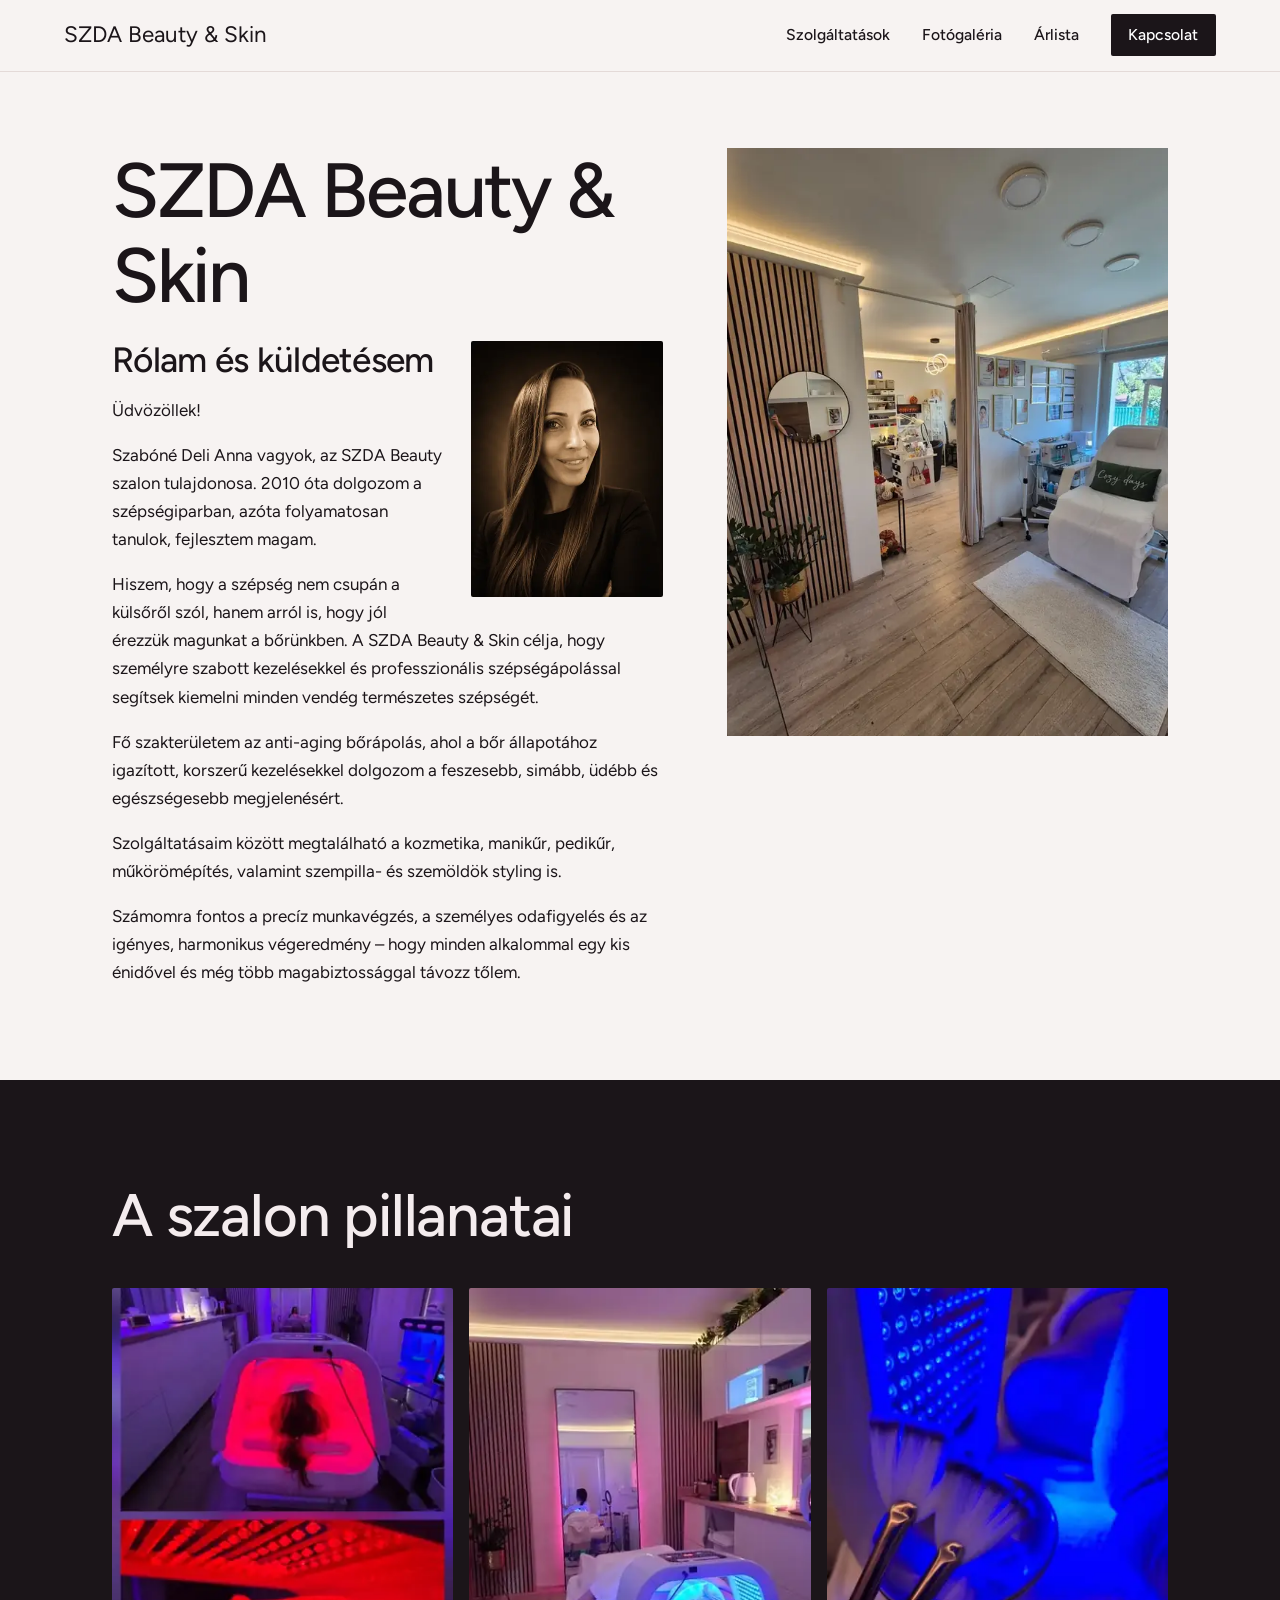
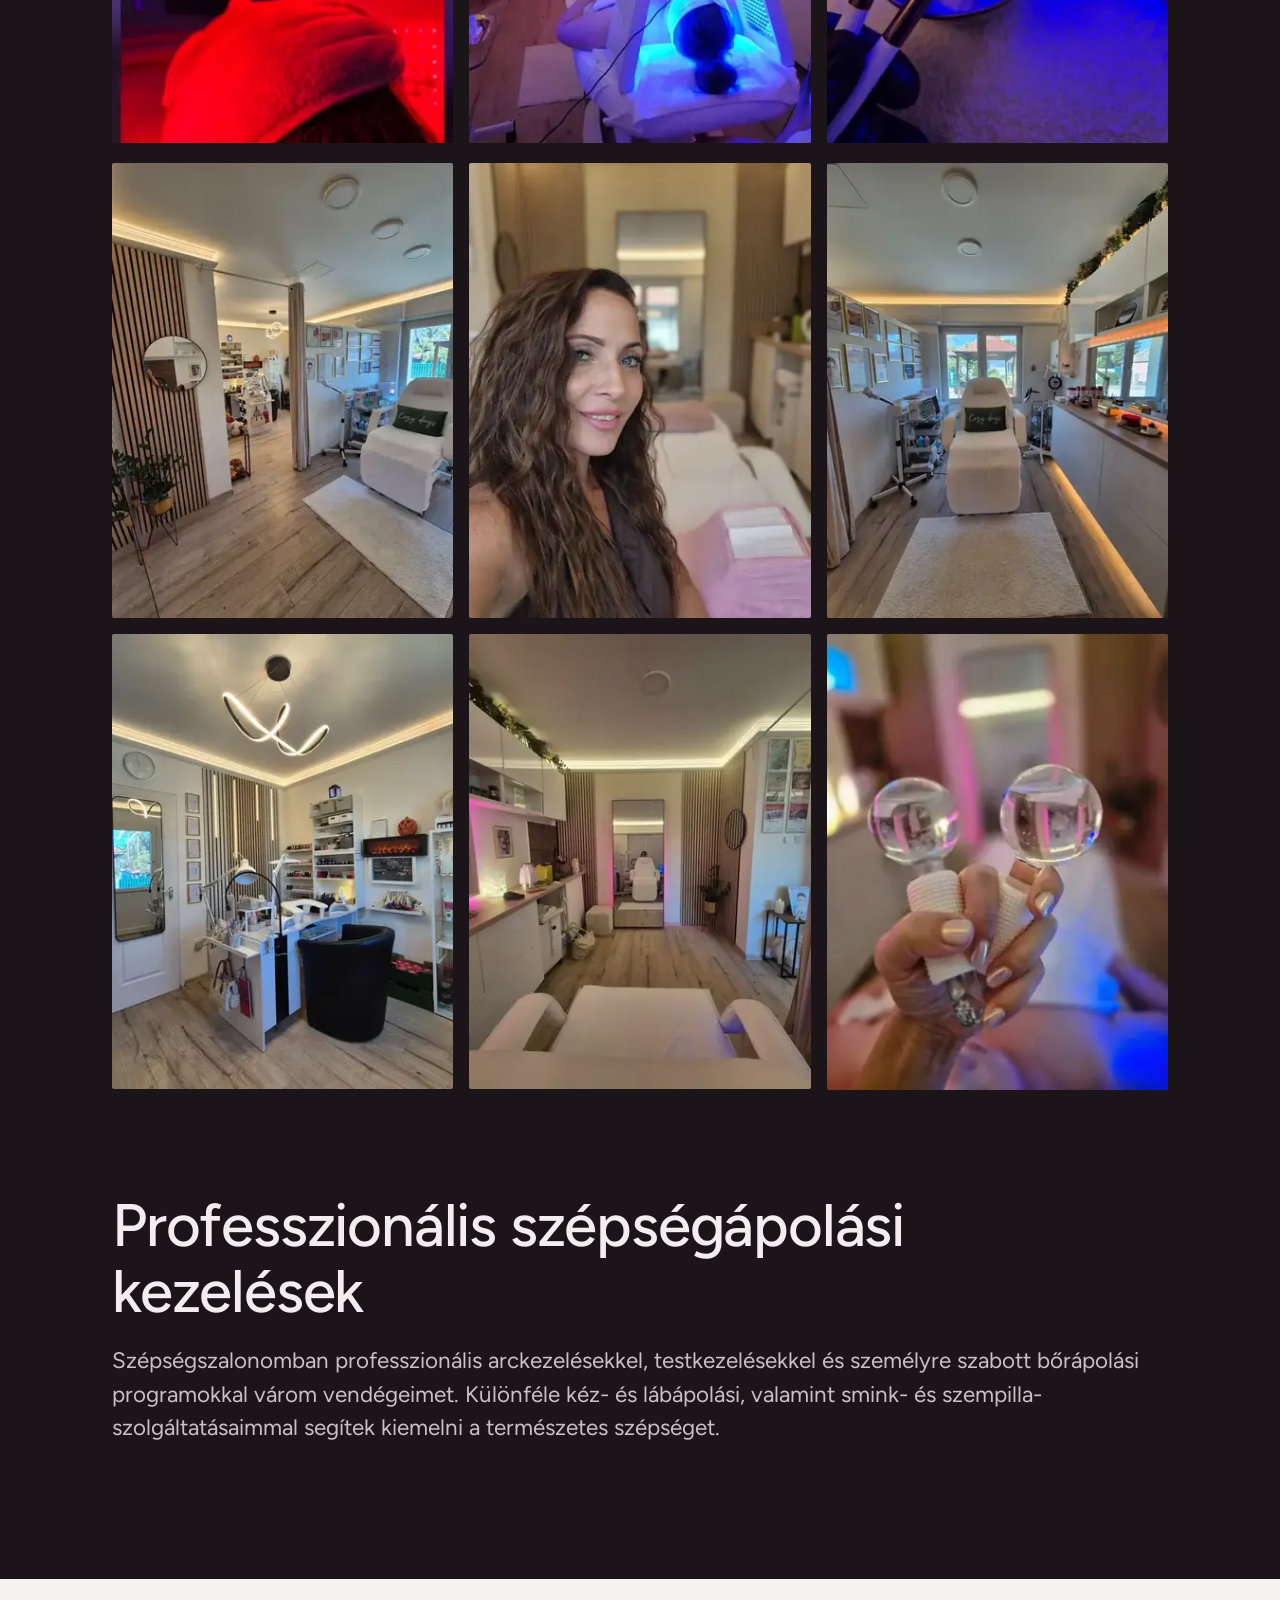
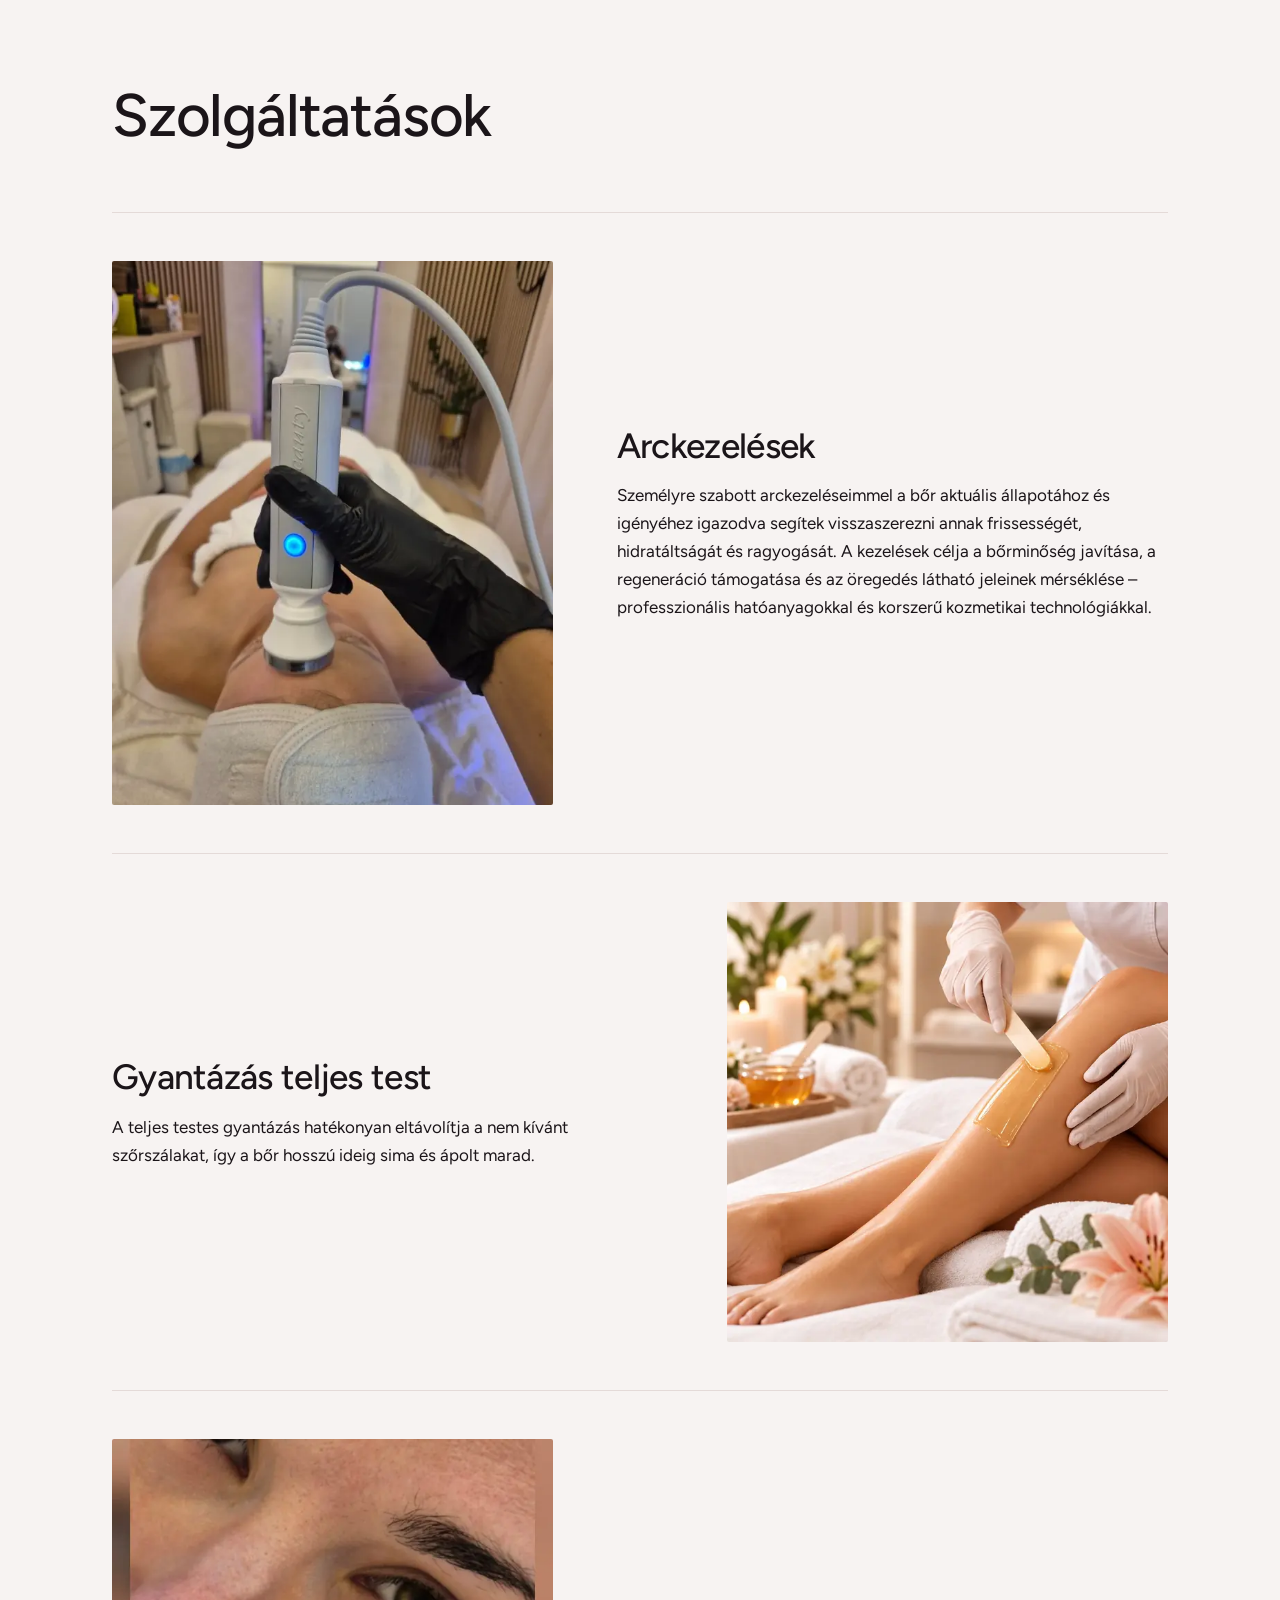
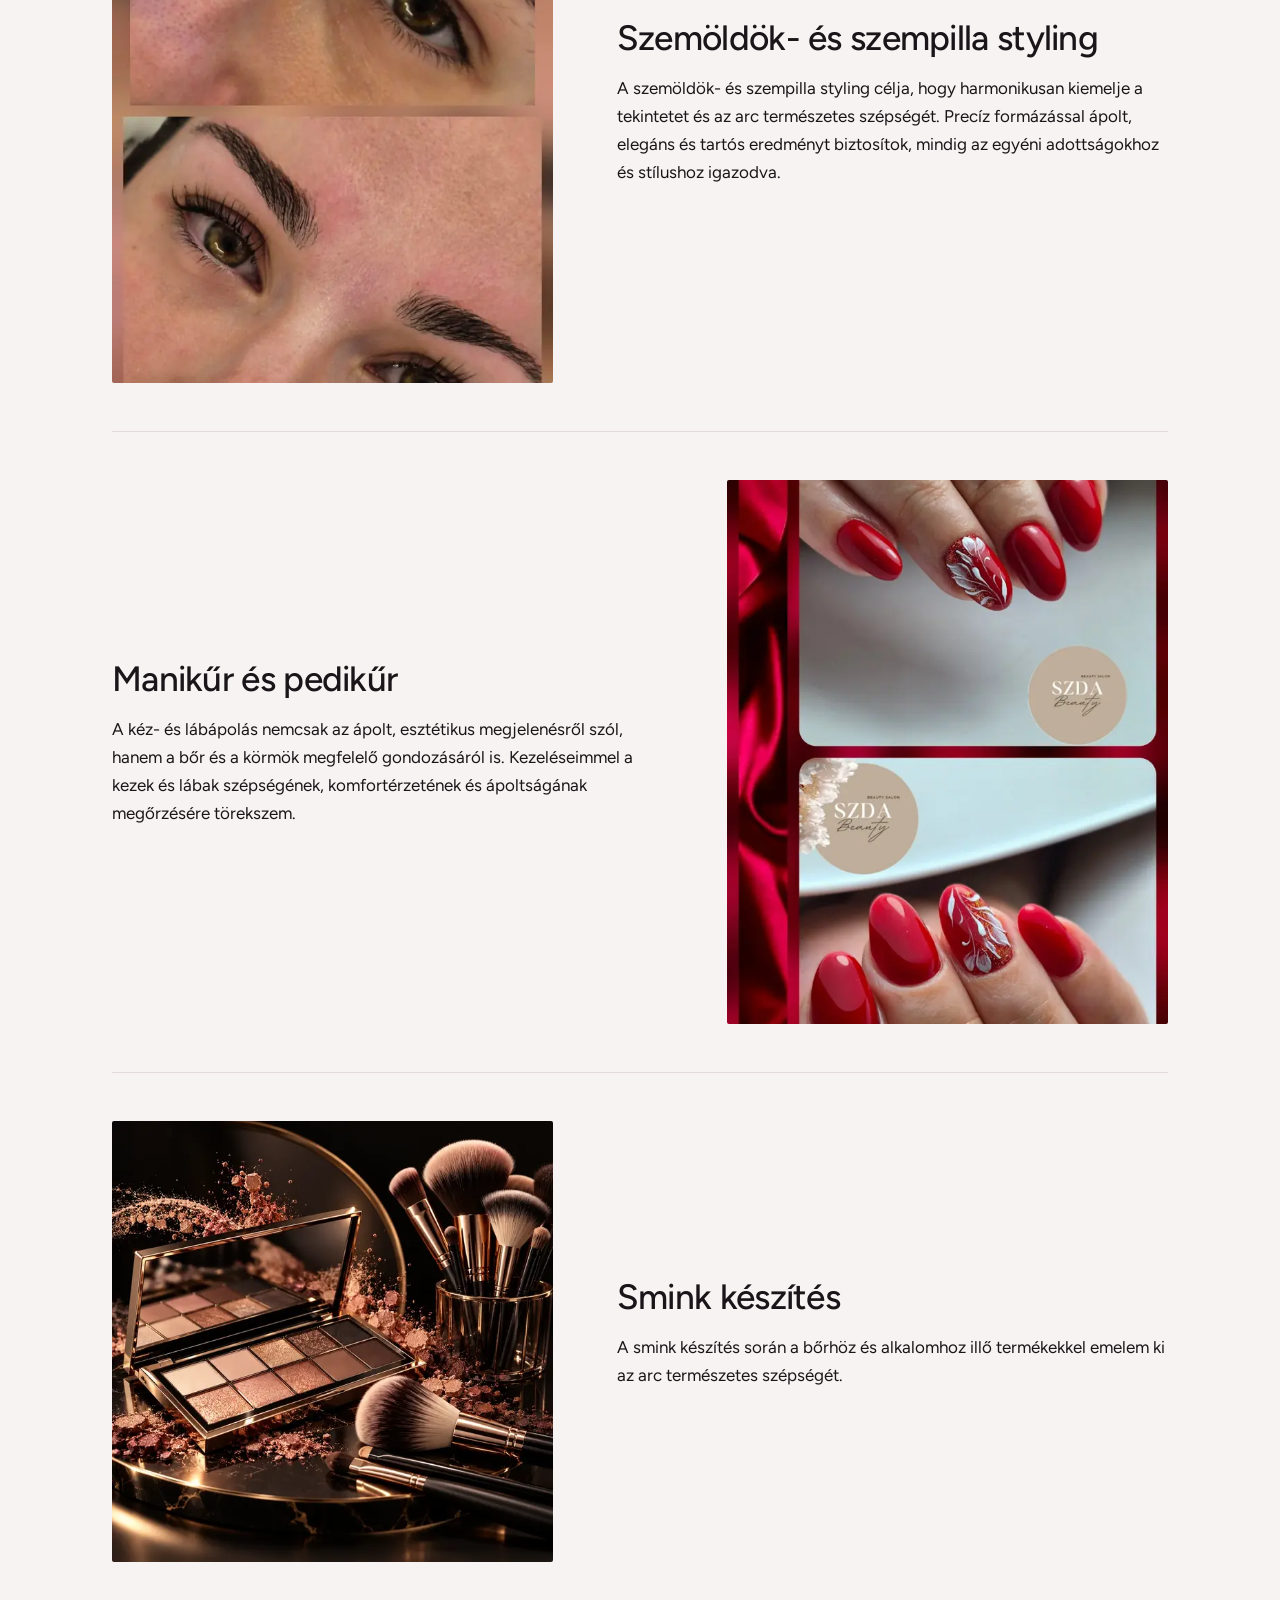
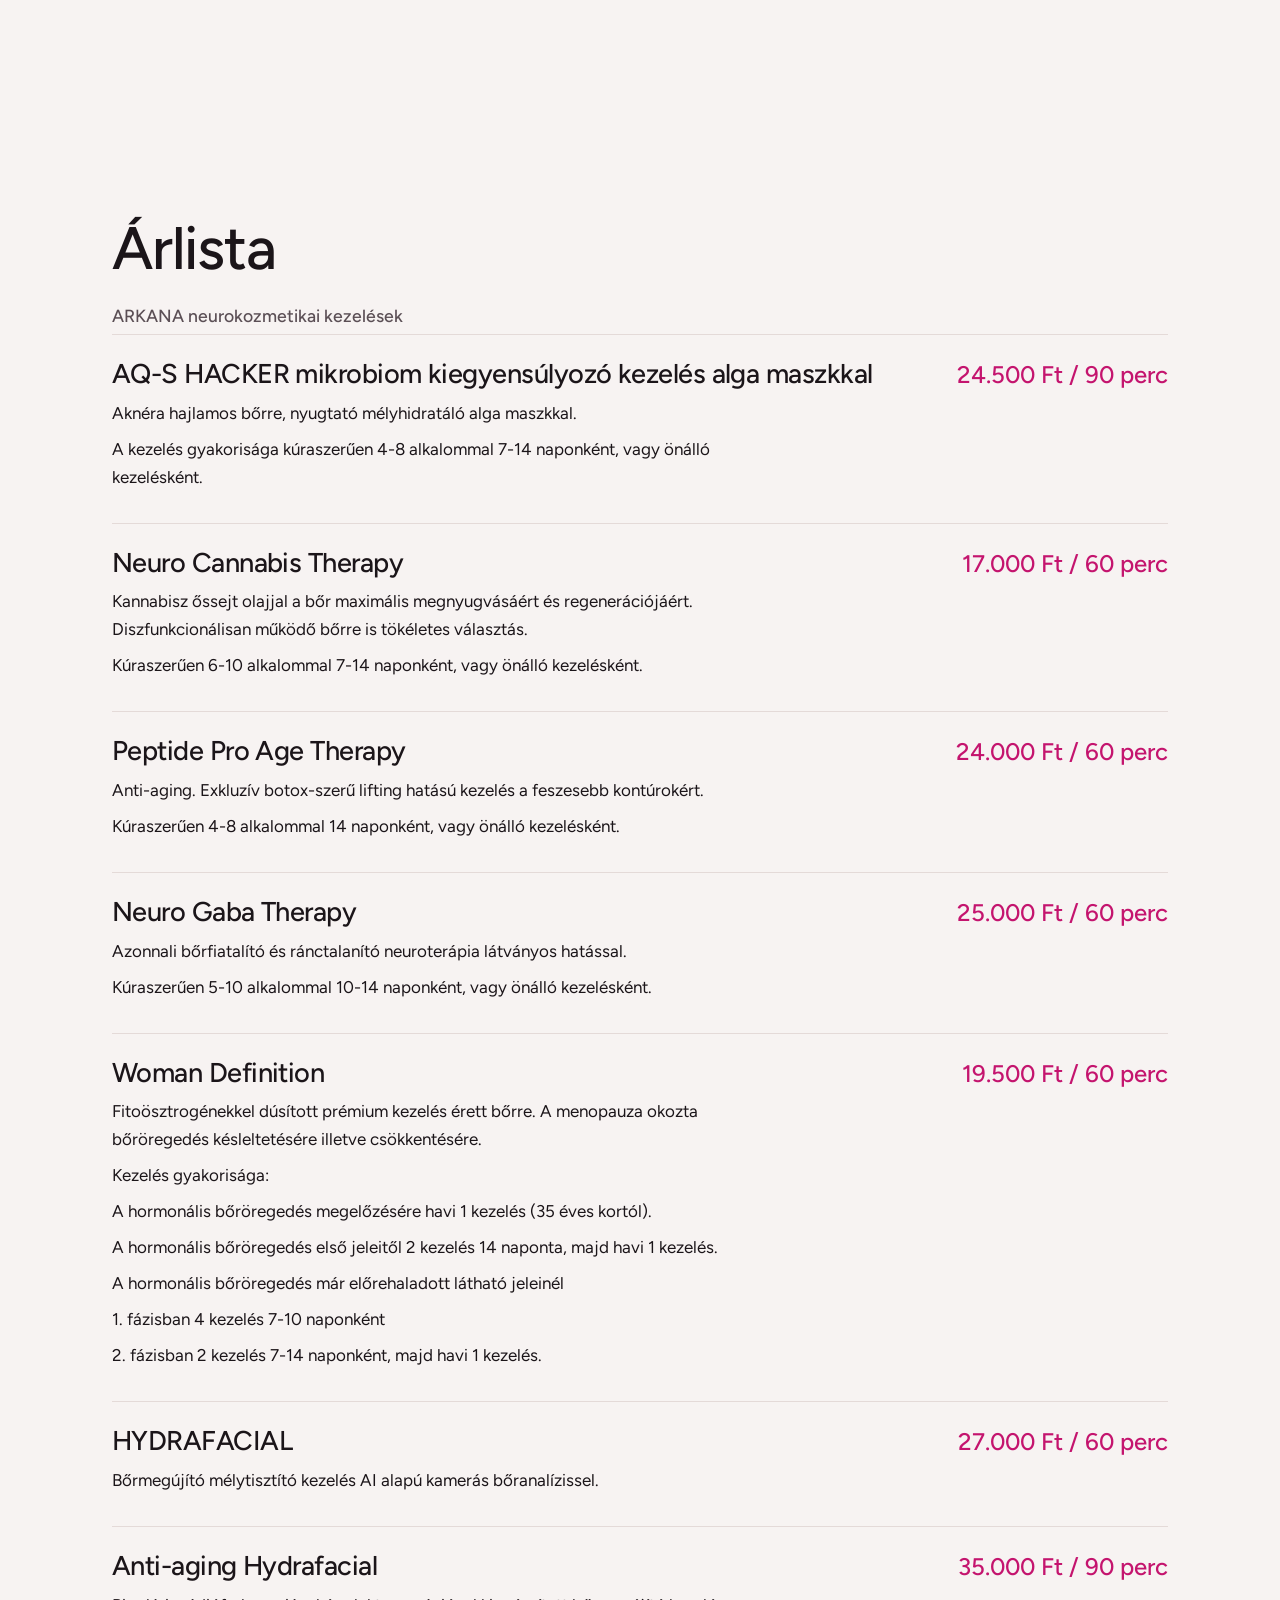
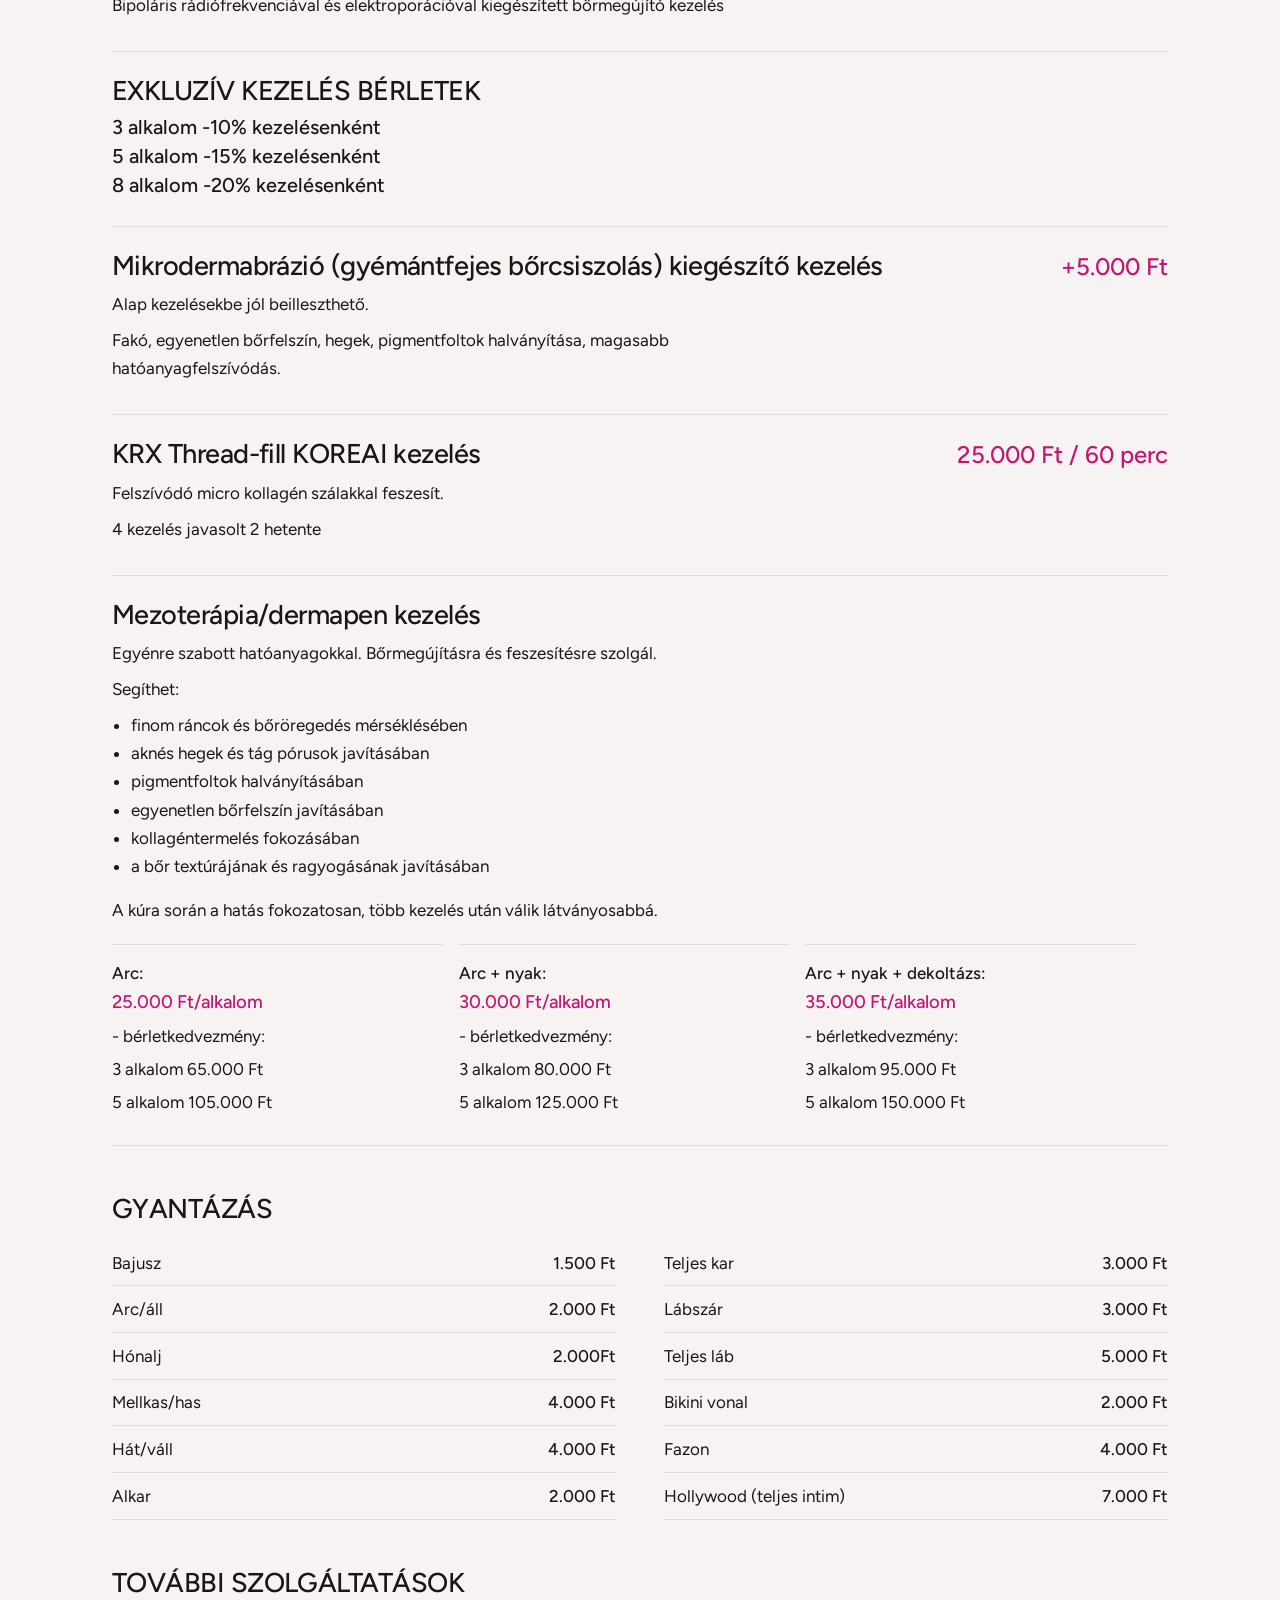
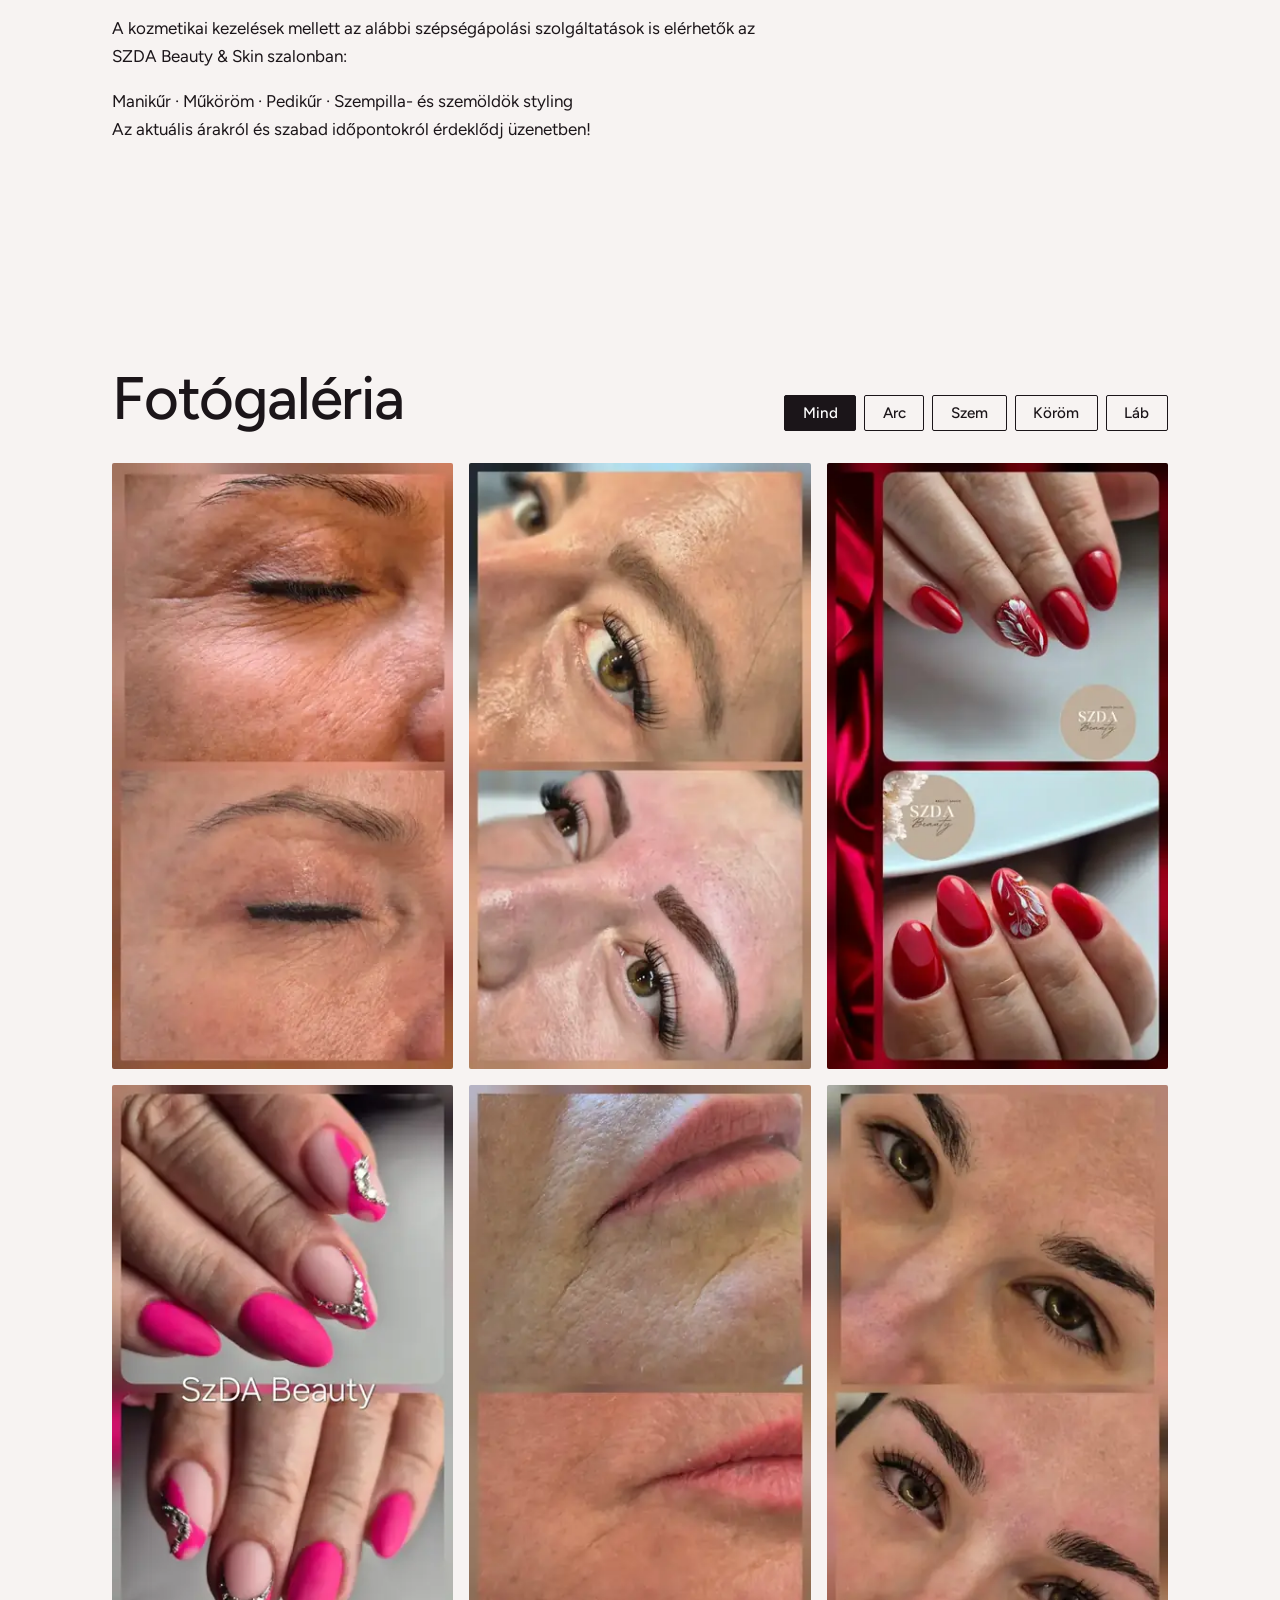
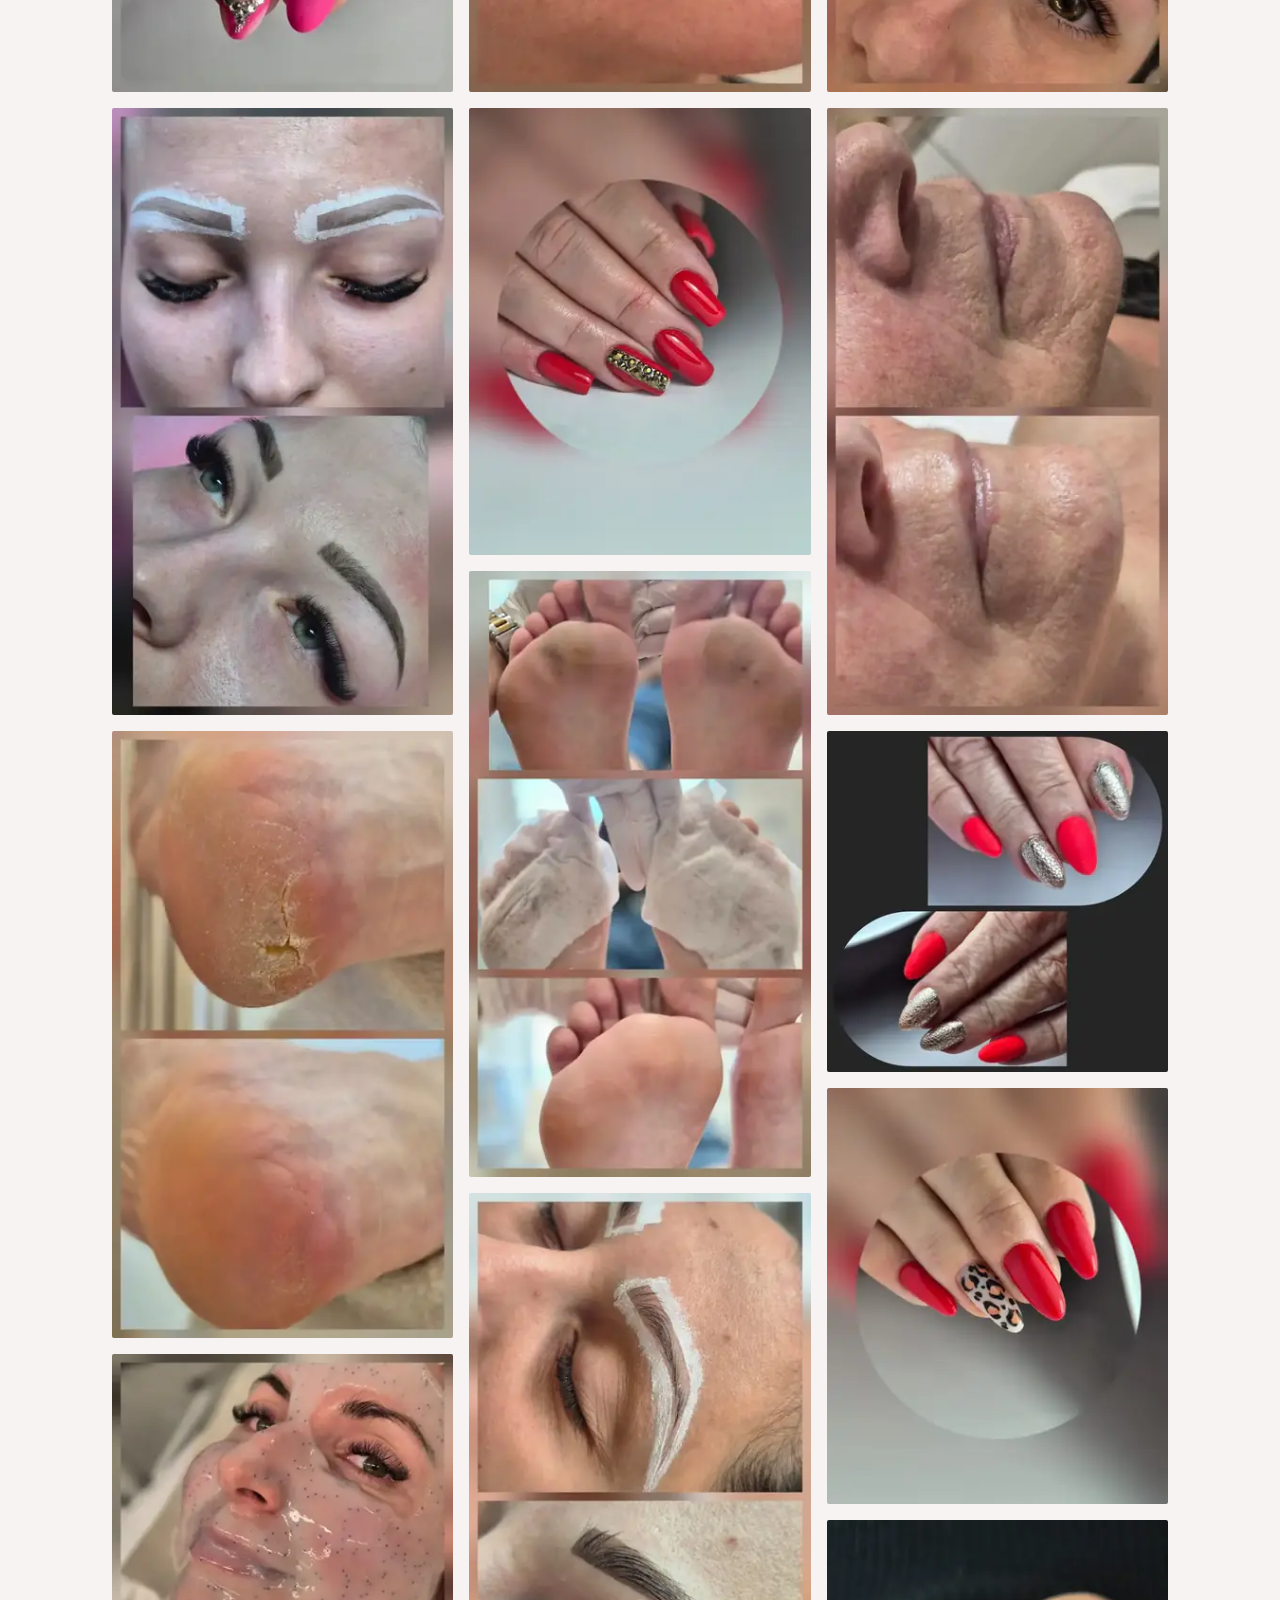
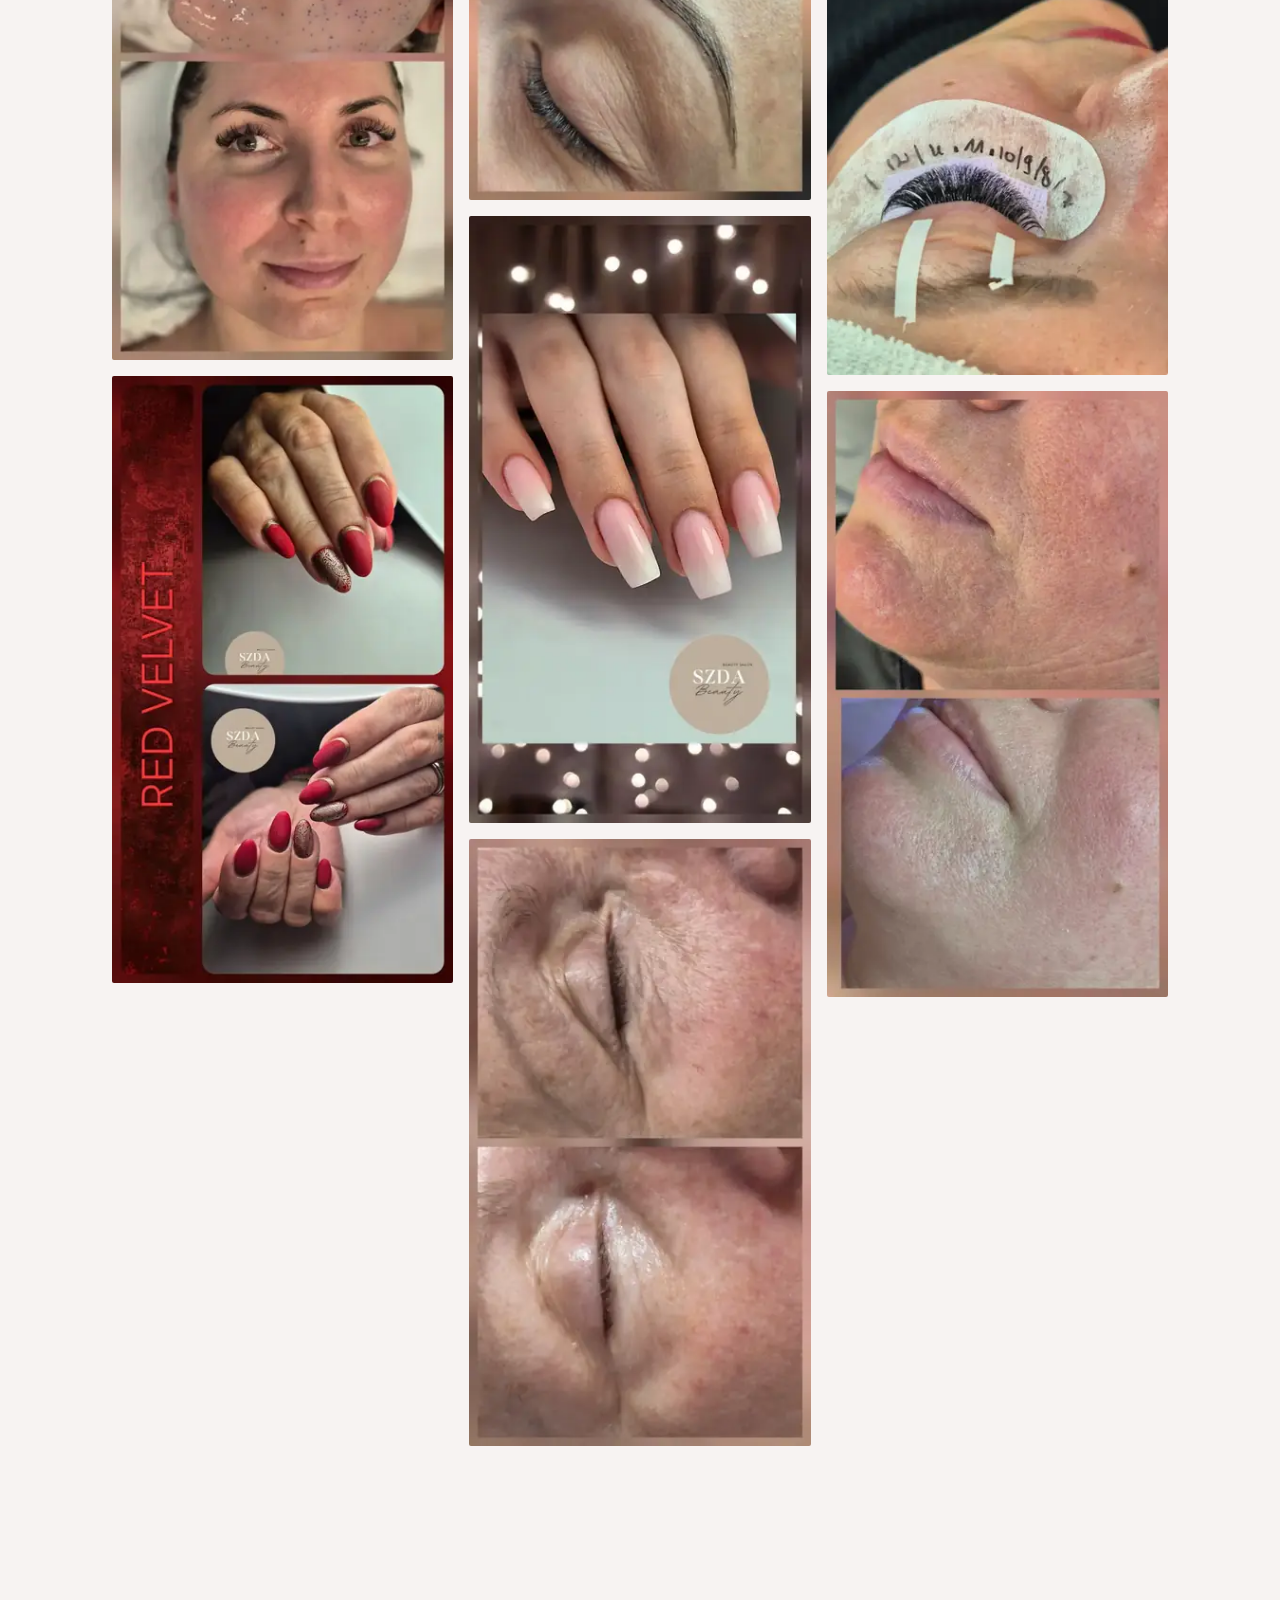
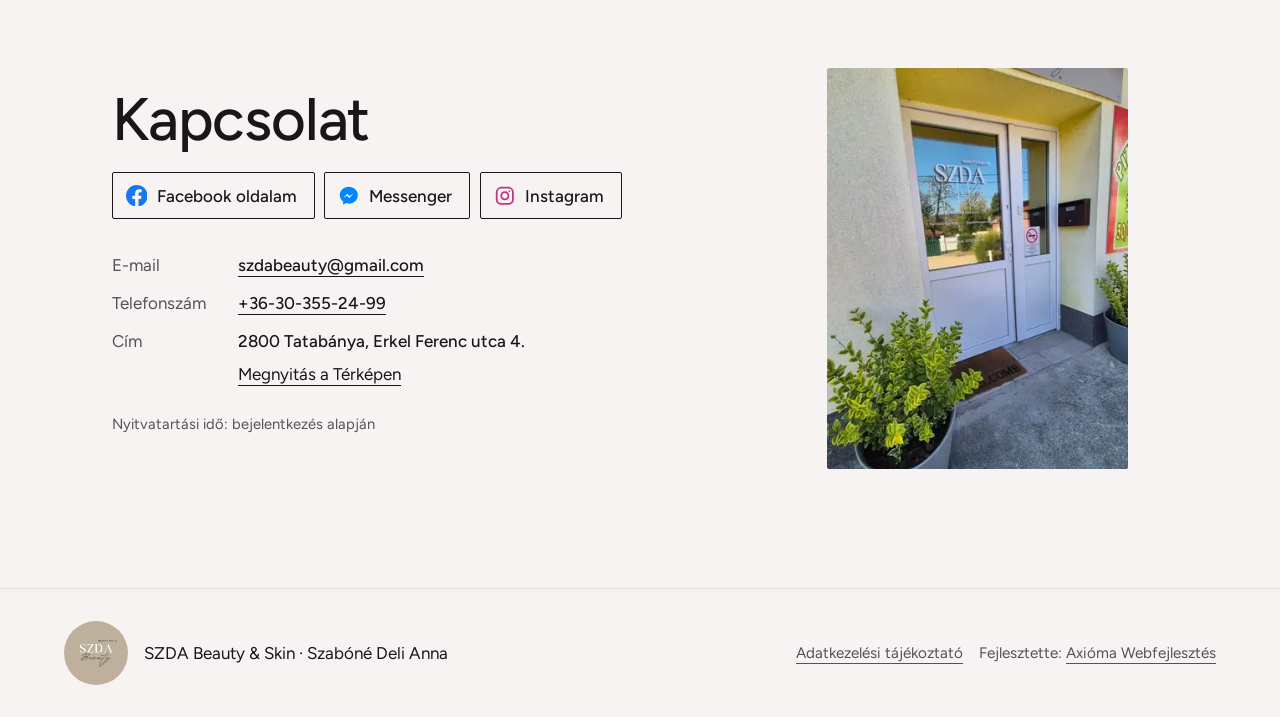
<file: index.html>
<!doctype html>
<html lang="hu">
<head>
<meta charset="utf-8">
<meta name="viewport" content="width=device-width, initial-scale=1">
<title>SZDA Beauty &amp; Skin – kozmetika, gyantázás, manikűr Tatabányán</title>
<meta name="description" content="Szépségszalon Tatabányán: arckezelések, Hydrafacial, mezoterápia, gyantázás, szemöldök- és szempilla styling, manikűr, pedikűr. Időpont egyeztetés üzenetben.">
<meta name="theme-color" content="#1b1519">
<link rel="canonical" href="https://szdabeauty.hu/">
<link rel="icon" href="favicon.png" type="image/png" sizes="192x192">
<link rel="apple-touch-icon" href="apple-touch-icon.png">
<meta property="og:type" content="website">
<meta property="og:locale" content="hu_HU">
<meta property="og:site_name" content="SZDA Beauty &amp; Skin">
<meta property="og:title" content="SZDA Beauty &amp; Skin – kozmetika, gyantázás, manikűr Tatabányán">
<meta property="og:description" content="Szépségszalon Tatabányán: arckezelések, Hydrafacial, mezoterápia, gyantázás, szemöldök- és szempilla styling, manikűr, pedikűr. Időpont egyeztetés üzenetben.">
<meta property="og:url" content="https://szdabeauty.hu/">
<meta property="og:image" content="https://szdabeauty.hu/img/og.jpg">
<meta property="og:image:width" content="1200">
<meta property="og:image:height" content="630">
<meta property="og:image:alt" content="A SZDA Beauty &amp; Skin szalon belső tere: fa lamellás fal és kezelőágy">
<meta name="twitter:card" content="summary_large_image">
<link rel="preload" href="fonts/figtree-normal-400.woff2" as="font" type="font/woff2" crossorigin>
<link rel="preload" href="fonts/figtree-normal-500.woff2" as="font" type="font/woff2" crossorigin>
<link rel="preload" as="image" type="image/webp" href="img/szoba-nyitott-600.webp" imagesrcset="img/szoba-nyitott-600.webp 600w, img/szoba-nyitott-900.webp 900w" imagesizes="(max-width: 52rem) calc(100vw - 2.5rem), 28rem" fetchpriority="high">
<link rel="stylesheet" href="style.css">
<!-- ADAT:JSONLD:START -->
<script type="application/ld+json">{"@context":"https://schema.org","@type":"BeautySalon","@id":"https://szdabeauty.hu/#salon","name":"SZDA Beauty & Skin","url":"https://szdabeauty.hu/","image":"https://szdabeauty.hu/img/og.jpg","logo":"https://szdabeauty.hu/img/logo.webp","description":"Szépségszalon Tatabányán: arckezelések, gyantázás, szemöldök- és szempilla styling, manikűr, pedikűr, smink.","telephone":"+36303552499","email":"szdabeauty@gmail.com","address":{"@type":"PostalAddress","streetAddress":"Erkel Ferenc utca 4.","postalCode":"2800","addressLocality":"Tatabánya","addressCountry":"HU"},"founder":{"@type":"Person","name":"Szabóné Deli Anna"},"sameAs":["https://www.facebook.com/share/1HsgUf9JpY/","https://www.instagram.com/szdabeauty888/"]}</script>
<!-- ADAT:JSONLD:END -->
<script src="app.js" defer></script>
</head>
<body>
<a class="skip" href="#tartalom">Ugrás a tartalomhoz</a>

<header class="top">
  <a class="brand" href="#" aria-label="SZDA Beauty &amp; Skin – Kezdőlap">SZDA Beauty &amp; Skin</a>
  <nav aria-label="Fő menü">
    <a href="#szolgaltatasok">Szolgáltatások</a>
    <a href="#fotogaleria">Fotógaléria</a>
    <a href="#arlista">Árlista</a>
    <a class="pill" href="#kapcsolat">Kapcsolat</a>
  </nav>
</header>

<main id="tartalom">

<section class="hero">
  <div class="hero-head">
    <h1>SZDA Beauty &amp; Skin</h1>
  </div>
  <div class="hero-photo">
    <img class="slats" src="img/szoba-nyitott-900.webp" srcset="img/szoba-nyitott-600.webp 600w, img/szoba-nyitott-900.webp 900w" sizes="(max-width: 52rem) calc(100vw - 2.5rem), 28rem" width="1125" height="1500" fetchpriority="high" decoding="async" alt="A szalon belső tere: fa lamellás fal, kozmetikai kezelőágy, a háttérben a körömasztal">
  </div>
  <div class="hero-text">
    <img class="hero-img" src="img/anna-profil.webp" srcset="img/anna-profil-t.webp 360w, img/anna-profil.webp 720w" sizes="(max-width: 52rem) 42vw, 12rem" width="720" height="960" decoding="async" alt="Szabóné Deli Anna profilképe">
    <h2>Rólam és küldetésem</h2>
    <p>Üdvözöllek!</p>
    <p>Szabóné Deli Anna vagyok, az SZDA Beauty szalon tulajdonosa. 2010 óta dolgozom a szépségiparban, azóta folyamatosan tanulok, fejlesztem magam.</p>
    <p>Hiszem, hogy a szépség nem csupán a külsőről szól, hanem arról is, hogy jól érezzük magunkat a bőrünkben. A SZDA Beauty &amp; Skin célja, hogy személyre szabott kezelésekkel és professzionális szépségápolással segítsek kiemelni minden vendég természetes szépségét.</p>
    <p>Fő szakterületem az anti-aging bőrápolás, ahol a bőr állapotához igazított, korszerű kezelésekkel dolgozom a feszesebb, simább, üdébb és egészségesebb megjelenésért.</p>
    <p>Szolgáltatásaim között megtalálható a kozmetika, manikűr, pedikűr, műkörömépítés, valamint szempilla- és szemöldök styling is.</p>
    <p>Számomra fontos a precíz munkavégzés, a személyes odafigyelés és az igényes, harmonikus végeredmény – hogy minden alkalommal egy kis énidővel és még több magabiztossággal távozz tőlem.</p>
  </div>
</section>

<section id="szalon" class="studio">
  <h2>A szalon pillanatai</h2>
  <div class="glow">
    <img src="img/led-piros-t.webp" srcset="img/led-piros-s.webp 360w, img/led-piros-t.webp 640w" sizes="(max-width: 52rem) 45vw, 340px" loading="lazy" decoding="async" width="640" height="1138" alt="Piros LED fényterápia, a vendég a lámpa alatt fekszik">
    <img src="img/led-maszk-t.webp" srcset="img/led-maszk-s.webp 360w, img/led-maszk-t.webp 640w" sizes="(max-width: 52rem) 45vw, 340px" loading="lazy" decoding="async" width="636" height="848" alt="Kék LED fényterápia a szoba rózsaszín fényében">
    <img src="img/led-kek-t.webp" srcset="img/led-kek-s.webp 360w, img/led-kek-t.webp 640w" sizes="(max-width: 52rem) 45vw, 340px" loading="lazy" decoding="async" width="640" height="853" alt="Két legyező alakú maszkecset a kék LED-lámpa előtt">
  </div>
  <div class="rooms">
    <img src="img/szoba-nyitott-t.webp" srcset="img/szoba-nyitott-s.webp 360w, img/szoba-nyitott-t.webp 640w" sizes="(max-width: 52rem) 45vw, 340px" loading="lazy" decoding="async" width="640" height="853" alt="A szalon belső tere: fa lamellás fal, kozmetikai kezelőágy, a háttérben a körömasztal">
    <img src="img/anna-szelfi-t.webp" srcset="img/anna-szelfi-s.webp 360w, img/anna-szelfi-t.webp 640w" sizes="(max-width: 52rem) 45vw, 340px" loading="lazy" decoding="async" width="636" height="848" alt="Szabóné Deli Anna a kezelőben">
    <img src="img/kezelo-szoba-t.webp" srcset="img/kezelo-szoba-s.webp 360w, img/kezelo-szoba-t.webp 640w" sizes="(max-width: 52rem) 45vw, 340px" loading="lazy" decoding="async" width="640" height="853" alt="Kozmetikai kezelőágy 'Cozy days' párnával, mellette a gőzölő és a falon oklevelek">
    <img src="img/korom-asztal-t.webp" srcset="img/korom-asztal-s.webp 360w, img/korom-asztal-t.webp 640w" sizes="(max-width: 52rem) 45vw, 340px" loading="lazy" decoding="async" width="640" height="853" alt="Körömasztal, fali polcok géllakkokkal és fekete fotel a vendégnek">
    <img src="img/szoba-agy-t.webp" srcset="img/szoba-agy-s.webp 360w, img/szoba-agy-t.webp 640w" sizes="(max-width: 52rem) 45vw, 340px" loading="lazy" decoding="async" width="640" height="853" alt="Kezelőszoba a tükörrel és a rózsaszín fényszalaggal">
    <img src="img/jegglobusz-t.webp" srcset="img/jegglobusz-s.webp 360w, img/jegglobusz-t.webp 640w" sizes="(max-width: 52rem) 45vw, 340px" loading="lazy" decoding="async" width="640" height="853" alt="Két hideg üveggömb arcmasszázshoz">
  </div>
</section>

<section class="pro">
  <h2>Professzionális szépségápolási kezelések</h2>
  <p class="lead">Szépségszalonomban professzionális arckezelésekkel, testkezelésekkel és személyre szabott bőrápolási programokkal várom vendégeimet. Különféle kéz- és lábápolási, valamint smink- és szempilla-szolgáltatásaimmal segítek kiemelni a természetes szépséget.</p>
</section>

<section id="szolgaltatasok" class="services">
  <h2>Szolgáltatások</h2>

  <article class="svc">
    <div class="svc-img"><img src="img/rf-arckezeles-t.webp" srcset="img/rf-arckezeles-s.webp 360w, img/rf-arckezeles-t.webp 640w" sizes="(max-width: 52rem) calc(100vw - 2.5rem), 440px" loading="lazy" decoding="async" width="640" height="853" alt="Arckezelés géppel, fekvő vendégen"></div>
    <div class="svc-body">
      <h3>Arckezelések</h3>
      <p>Személyre szabott arckezeléseimmel a bőr aktuális állapotához és igényéhez igazodva segítek visszaszerezni annak frissességét, hidratáltságát és ragyogását. A kezelések célja a bőrminőség javítása, a regeneráció támogatása és az öregedés látható jeleinek mérséklése – professzionális hatóanyagokkal és korszerű kozmetikai technológiákkal.</p>
    </div>
  </article>

  <article class="svc flip">
    <div class="svc-img"><img src="img/gyantazas-t.webp" srcset="img/gyantazas-s.webp 360w, img/gyantazas-t.webp 640w" sizes="(max-width: 52rem) calc(100vw - 2.5rem), 440px" loading="lazy" decoding="async" width="640" height="640" alt="Gyantázás: meleg gyanta felvitele a lábszárra, mellette gyertyák és virágok"></div>
    <div class="svc-body">
      <h3>Gyantázás teljes test</h3>
      <p>A teljes testes gyantázás hatékonyan eltávolítja a nem kívánt szőrszálakat, így a bőr hosszú ideig sima és ápolt marad.</p>
    </div>
  </article>

  <article class="svc">
    <div class="svc-img"><img src="img/szempilla-szemoldok-t.webp" srcset="img/szempilla-szemoldok-s.webp 360w, img/szempilla-szemoldok-t.webp 640w" sizes="(max-width: 52rem) calc(100vw - 2.5rem), 440px" loading="lazy" decoding="async" width="640" height="1138" alt="Szemöldök és szempilla előtte és utána"></div>
    <div class="svc-body">
      <h3>Szemöldök- és szempilla styling</h3>
      <p>A szemöldök- és szempilla styling célja, hogy harmonikusan kiemelje a tekintetet és az arc természetes szépségét. Precíz formázással ápolt, elegáns és tartós eredményt biztosítok, mindig az egyéni adottságokhoz és stílushoz igazodva.</p>
    </div>
  </article>

  <article class="svc flip">
    <div class="svc-img"><img src="img/korom-piros-virag-t.webp" srcset="img/korom-piros-virag-s.webp 360w, img/korom-piros-virag-t.webp 640w" sizes="(max-width: 52rem) calc(100vw - 2.5rem), 440px" loading="lazy" decoding="async" width="640" height="1138" alt="Piros géllakk fehér virágmintával"></div>
    <div class="svc-body">
      <h3>Manikűr és pedikűr</h3>
      <p>A kéz- és lábápolás nemcsak az ápolt, esztétikus megjelenésről szól, hanem a bőr és a körmök megfelelő gondozásáról is. Kezeléseimmel a kezek és lábak szépségének, komfortérzetének és ápoltságának megőrzésére törekszem.</p>
    </div>
  </article>

  <article class="svc">
    <div class="svc-img"><img src="img/smink-t.webp" srcset="img/smink-s.webp 360w, img/smink-t.webp 640w" sizes="(max-width: 52rem) calc(100vw - 2.5rem), 440px" loading="lazy" decoding="async" width="640" height="640" alt="Szemhéjpúder paletta és sminkecsetek"></div>
    <div class="svc-body">
      <h3>Smink készítés</h3>
      <p>A smink készítés során a bőrhöz és alkalomhoz illő termékekkel emelem ki az arc természetes szépségét.</p>
    </div>
  </article>
</section>

<section id="arlista" class="prices">
  <h2>Árlista</h2>
  <!-- ARAK:START -->
  <p class="group">ARKANA neurokozmetikai kezelések</p>
  <div class="items">
    <article class="item">
      <div class="item-text"><h3>AQ-S HACKER mikrobiom kiegyensúlyozó kezelés alga maszkkal</h3><p>Aknéra hajlamos bőrre, nyugtató mélyhidratáló alga maszkkal.</p><p>A kezelés gyakorisága kúraszerűen 4-8 alkalommal 7-14 naponként, vagy önálló kezelésként.</p></div>
      <p class="price">24.500 Ft / 90 perc</p>
    </article>
    <article class="item">
      <div class="item-text"><h3>Neuro Cannabis Therapy</h3><p>Kannabisz őssejt olajjal a bőr maximális megnyugvásáért és regenerációjáért. Diszfunkcionálisan működő bőrre is tökéletes választás.</p><p>Kúraszerűen 6-10 alkalommal 7-14 naponként, vagy önálló kezelésként.</p></div>
      <p class="price">17.000 Ft / 60 perc</p>
    </article>
    <article class="item">
      <div class="item-text"><h3>Peptide Pro Age Therapy</h3><p>Anti-aging. Exkluzív botox-szerű lifting hatású kezelés a feszesebb kontúrokért.</p><p>Kúraszerűen 4-8 alkalommal 14 naponként, vagy önálló kezelésként.</p></div>
      <p class="price">24.000 Ft / 60 perc</p>
    </article>
    <article class="item">
      <div class="item-text"><h3>Neuro Gaba Therapy</h3><p>Azonnali bőrfiatalító és ránctalanító neuroterápia látványos hatással.</p><p>Kúraszerűen 5-10 alkalommal 10-14 naponként, vagy önálló kezelésként.</p></div>
      <p class="price">25.000 Ft / 60 perc</p>
    </article>
    <article class="item">
      <div class="item-text"><h3>Woman Definition</h3><p>Fitoösztrogénekkel dúsított prémium kezelés érett bőrre. A menopauza okozta bőröregedés késleltetésére illetve csökkentésére.</p><p>Kezelés gyakorisága:</p><p>A hormonális bőröregedés megelőzésére havi 1 kezelés (35 éves kortól).</p><p>A hormonális bőröregedés első jeleitől 2 kezelés 14 naponta, majd havi 1 kezelés.</p><p>A hormonális bőröregedés már előrehaladott látható jeleinél</p><p>1. fázisban 4 kezelés 7-10 naponként</p><p>2. fázisban 2 kezelés 7-14 naponként, majd havi 1 kezelés.</p></div>
      <p class="price">19.500 Ft / 60 perc</p>
    </article>
    <article class="item">
      <div class="item-text"><h3>HYDRAFACIAL</h3><p>Bőrmegújító mélytisztító kezelés AI alapú kamerás bőranalízissel.</p></div>
      <p class="price">27.000 Ft / 60 perc</p>
    </article>
    <article class="item">
      <div class="item-text"><h3>Anti-aging Hydrafacial</h3><p>Bipoláris rádiófrekvenciával és elektroporációval kiegészített bőrmegújító kezelés</p></div>
      <p class="price">35.000 Ft / 90 perc</p>
    </article>
    <article class="item bundle">
      <div class="item-text"><h3>EXKLUZÍV KEZELÉS BÉRLETEK</h3><p class="deal">3 alkalom -10% kezelésenként</p><p class="deal">5 alkalom -15% kezelésenként</p><p class="deal">8 alkalom -20% kezelésenként</p></div>
    </article>
    <article class="item">
      <div class="item-text"><h3>Mikrodermabrázió (gyémántfejes bőrcsiszolás) kiegészítő kezelés</h3><p>Alap kezelésekbe jól beilleszthető.</p><p>Fakó, egyenetlen bőrfelszín, hegek, pigmentfoltok halványítása, magasabb hatóanyagfelszívódás.</p></div>
      <p class="price">+5.000 Ft</p>
    </article>
    <article class="item">
      <div class="item-text"><h3>KRX Thread-fill KOREAI kezelés</h3><p>Felszívódó micro kollagén szálakkal feszesít.</p><p>4 kezelés javasolt 2 hetente</p></div>
      <p class="price">25.000 Ft / 60 perc</p>
    </article>
    <article class="item">
      <div class="item-text"><h3>Mezoterápia/dermapen kezelés</h3><p>Egyénre szabott hatóanyagokkal. Bőrmegújításra és feszesítésre szolgál.</p><p>Segíthet:</p><ul class="plain-list"><li>finom ráncok és bőröregedés mérséklésében</li><li>aknés hegek és tág pórusok javításában</li><li>pigmentfoltok halványításában</li><li>egyenetlen bőrfelszín javításában</li><li>kollagéntermelés fokozásában</li><li>a bőr textúrájának és ragyogásának javításában</li></ul><p>A kúra során a hatás fokozatosan, több kezelés után válik látványosabbá.</p>
        <div class="tiers">
          <div class="tier"><p class="tier-name">Arc: <b>25.000 Ft/alkalom</b></p><p>- bérletkedvezmény:</p><p>3 alkalom 65.000 Ft</p><p>5 alkalom 105.000 Ft</p></div>
          <div class="tier"><p class="tier-name">Arc + nyak: <b>30.000 Ft/alkalom</b></p><p>- bérletkedvezmény:</p><p>3 alkalom 80.000 Ft</p><p>5 alkalom 125.000 Ft</p></div>
          <div class="tier"><p class="tier-name">Arc + nyak + dekoltázs: <b>35.000 Ft/alkalom</b></p><p>- bérletkedvezmény:</p><p>3 alkalom 95.000 Ft</p><p>5 alkalom 150.000 Ft</p></div>
        </div>
      </div>
    </article>
  </div>
  <h3 class="wax-h">GYANTÁZÁS</h3>
  <ul class="wax"><li><span>Bajusz</span><span>1.500 Ft</span></li><li><span>Arc/áll</span><span>2.000 Ft</span></li><li><span>Hónalj</span><span>2.000Ft</span></li><li><span>Mellkas/has</span><span>4.000 Ft</span></li><li><span>Hát/váll</span><span>4.000 Ft</span></li><li><span>Alkar</span><span>2.000 Ft</span></li><li><span>Teljes kar</span><span>3.000 Ft</span></li><li><span>Lábszár</span><span>3.000 Ft</span></li><li><span>Teljes láb</span><span>5.000 Ft</span></li><li><span>Bikini vonal</span><span>2.000 Ft</span></li><li><span>Fazon</span><span>4.000 Ft</span></li><li><span>Hollywood (teljes intim)</span><span>7.000 Ft</span></li></ul>
  <h3 class="wax-h">TOVÁBBI SZOLGÁLTATÁSOK</h3>
  <p>A kozmetikai kezelések mellett az alábbi szépségápolási szolgáltatások is elérhetők az SZDA Beauty &amp; Skin szalonban:</p>
  <p>Manikűr · Műköröm · Pedikűr · Szempilla- és szemöldök styling<br>Az aktuális árakról és szabad időpontokról érdeklődj üzenetben!</p>
  <!-- ARAK:END -->
</section>

<section id="fotogaleria" class="works">
  <div class="works-head">
    <h2>Fotógaléria</h2>
    <div class="filters" role="group" aria-label="Szűrés kategória szerint">
      <button type="button" class="chip" data-f="all" aria-pressed="true">Mind</button>
      <button type="button" class="chip" data-f="arc" aria-pressed="false">Arc</button>
      <button type="button" class="chip" data-f="szem" aria-pressed="false">Szem</button>
      <button type="button" class="chip" data-f="korom" aria-pressed="false">Köröm</button>
      <button type="button" class="chip" data-f="lab" aria-pressed="false">Láb</button>
    </div>
  </div>

  <ul class="grid" id="grid">
    <li data-c="arc"><button type="button" data-full="img/ranc-elotte-utana.webp"><img src="img/ranc-elotte-utana-t.webp" srcset="img/ranc-elotte-utana-s.webp 360w, img/ranc-elotte-utana-t.webp 640w" sizes="(max-width: 30rem) 45vw, (max-width: 52rem) 30vw, 340px" loading="lazy" decoding="async" width="640" height="1138" alt="Szem körüli ráncok és pigmentfoltok, előtte és utána"></button></li>
    <li data-c="korom"><button type="button" data-full="img/korom-pink-matt.webp"><img src="img/korom-pink-matt-t.webp" srcset="img/korom-pink-matt-s.webp 360w, img/korom-pink-matt-t.webp 640w" sizes="(max-width: 30rem) 45vw, (max-width: 52rem) 30vw, 340px" loading="lazy" decoding="async" width="640" height="1138" alt="Matt pink körmök kristályokkal"></button></li>
    <li data-c="szem"><button type="button" data-full="img/szemoldok-pmu.webp"><img src="img/szemoldok-pmu-t.webp" srcset="img/szemoldok-pmu-s.webp 360w, img/szemoldok-pmu-t.webp 640w" sizes="(max-width: 30rem) 45vw, (max-width: 52rem) 30vw, 340px" loading="lazy" decoding="async" width="640" height="1138" alt="Szemöldök rajzolt kontúrral és a kész púderes szemöldök"></button></li>
    <li data-c="lab"><button type="button" data-full="img/sarok-elotte-utana.webp"><img src="img/sarok-elotte-utana-t.webp" srcset="img/sarok-elotte-utana-s.webp 360w, img/sarok-elotte-utana-t.webp 640w" sizes="(max-width: 30rem) 45vw, (max-width: 52rem) 30vw, 340px" loading="lazy" decoding="async" width="640" height="1138" alt="Berepedt sarok előtte, sima sarok utána"></button></li>
    <li data-c="arc"><button type="button" data-full="img/hidrojelly-maszk.webp"><img src="img/hidrojelly-maszk-t.webp" srcset="img/hidrojelly-maszk-s.webp 360w, img/hidrojelly-maszk-t.webp 640w" sizes="(max-width: 30rem) 45vw, (max-width: 52rem) 30vw, 340px" loading="lazy" decoding="async" width="640" height="1138" alt="Hidrojelly maszk az arcon, alatta a kezelés utáni arc"></button></li>
    <li data-c="korom"><button type="button" data-full="img/korom-red-velvet.webp"><img src="img/korom-red-velvet-t.webp" srcset="img/korom-red-velvet-s.webp 360w, img/korom-red-velvet-t.webp 640w" sizes="(max-width: 30rem) 45vw, (max-width: 52rem) 30vw, 340px" loading="lazy" decoding="async" width="640" height="1138" alt="Red Velvet: matt piros körmök arany mintával"></button></li>
    <li data-c="szem"><button type="button" data-full="img/szemoldok-szempilla-2.webp"><img src="img/szemoldok-szempilla-2-t.webp" srcset="img/szemoldok-szempilla-2-s.webp 360w, img/szemoldok-szempilla-2-t.webp 640w" sizes="(max-width: 30rem) 45vw, (max-width: 52rem) 30vw, 340px" loading="lazy" decoding="async" width="640" height="1138" alt="Szemöldök és szempilla előtte és utána"></button></li>
    <li data-c="arc"><button type="button" data-full="img/szajkornyek-elotte-utana.webp"><img src="img/szajkornyek-elotte-utana-t.webp" srcset="img/szajkornyek-elotte-utana-s.webp 360w, img/szajkornyek-elotte-utana-t.webp 640w" sizes="(max-width: 30rem) 45vw, (max-width: 52rem) 30vw, 340px" loading="lazy" decoding="async" width="640" height="1138" alt="Szájkörnyék bőre előtte és utána"></button></li>
    <li data-c="korom"><button type="button" data-full="img/korom-piros-kristaly.webp"><img src="img/korom-piros-kristaly-t.webp" srcset="img/korom-piros-kristaly-s.webp 360w, img/korom-piros-kristaly-t.webp 640w" sizes="(max-width: 30rem) 45vw, (max-width: 52rem) 30vw, 340px" loading="lazy" decoding="async" width="640" height="838" alt="Piros körmök, az egyiken aranyszínű kristálysor"></button></li>
    <li data-c="lab"><button type="button" data-full="img/labapolyas.webp"><img src="img/labapolyas-t.webp" srcset="img/labapolyas-s.webp 360w, img/labapolyas-t.webp 640w" sizes="(max-width: 30rem) 45vw, (max-width: 52rem) 30vw, 340px" loading="lazy" decoding="async" width="640" height="1138" alt="Talp kezelés előtt, a használt vizes törlők, és a kezelés utáni talp"></button></li>
    <li data-c="szem"><button type="button" data-full="img/szemoldok-elotte-utana.webp"><img src="img/szemoldok-elotte-utana-t.webp" srcset="img/szemoldok-elotte-utana-s.webp 360w, img/szemoldok-elotte-utana-t.webp 640w" sizes="(max-width: 30rem) 45vw, (max-width: 52rem) 30vw, 340px" loading="lazy" decoding="async" width="640" height="1138" alt="Szemöldök kontúrral és kész szemöldök"></button></li>
    <li data-c="korom"><button type="button" data-full="img/korom-ombre.webp"><img src="img/korom-ombre-t.webp" srcset="img/korom-ombre-s.webp 360w, img/korom-ombre-t.webp 640w" sizes="(max-width: 30rem) 45vw, (max-width: 52rem) 30vw, 340px" loading="lazy" decoding="async" width="640" height="1138" alt="Rózsaszínből fehérbe átmenő ombre körmök"></button></li>
    <li data-c="arc"><button type="button" data-full="img/szemhej-elotte-utana.webp"><img src="img/szemhej-elotte-utana-t.webp" srcset="img/szemhej-elotte-utana-s.webp 360w, img/szemhej-elotte-utana-t.webp 640w" sizes="(max-width: 30rem) 45vw, (max-width: 52rem) 30vw, 340px" loading="lazy" decoding="async" width="640" height="1138" alt="Szemhéj és szemkörnyék előtte és utána"></button></li>
    <li data-c="korom"><button type="button" data-full="img/korom-piros-virag.webp"><img src="img/korom-piros-virag-t.webp" srcset="img/korom-piros-virag-s.webp 360w, img/korom-piros-virag-t.webp 640w" sizes="(max-width: 30rem) 45vw, (max-width: 52rem) 30vw, 340px" loading="lazy" decoding="async" width="640" height="1138" alt="Piros körmök fehér virágmintával"></button></li>
    <li data-c="szem"><button type="button" data-full="img/szempilla-szemoldok.webp"><img src="img/szempilla-szemoldok-t.webp" srcset="img/szempilla-szemoldok-s.webp 360w, img/szempilla-szemoldok-t.webp 640w" sizes="(max-width: 30rem) 45vw, (max-width: 52rem) 30vw, 340px" loading="lazy" decoding="async" width="640" height="1138" alt="Szemöldök és szempilla előtte és utána"></button></li>
    <li data-c="arc"><button type="button" data-full="img/szaj-elotte-utana.webp"><img src="img/szaj-elotte-utana-t.webp" srcset="img/szaj-elotte-utana-s.webp 360w, img/szaj-elotte-utana-t.webp 640w" sizes="(max-width: 30rem) 45vw, (max-width: 52rem) 30vw, 340px" loading="lazy" decoding="async" width="640" height="1138" alt="Száj és orr körüli bőr előtte és utána"></button></li>
    <li data-c="korom"><button type="button" data-full="img/korom-ezust-piros.webp"><img src="img/korom-ezust-piros-t.webp" srcset="img/korom-ezust-piros-s.webp 360w, img/korom-ezust-piros-t.webp 640w" sizes="(max-width: 30rem) 45vw, (max-width: 52rem) 30vw, 340px" loading="lazy" decoding="async" width="640" height="640" alt="Matt piros és ezüst buborékos hatású körmök"></button></li>
    <li data-c="korom"><button type="button" data-full="img/korom-leopard.webp"><img src="img/korom-leopard-t.webp" srcset="img/korom-leopard-s.webp 360w, img/korom-leopard-t.webp 640w" sizes="(max-width: 30rem) 45vw, (max-width: 52rem) 30vw, 340px" loading="lazy" decoding="async" width="640" height="778" alt="Piros körmök, az egyiken leopárdminta"></button></li>
    <li data-c="szem"><button type="button" data-full="img/szempilla-volume.webp"><img src="img/szempilla-volume-t.webp" srcset="img/szempilla-volume-s.webp 360w, img/szempilla-volume-t.webp 640w" sizes="(max-width: 30rem) 45vw, (max-width: 52rem) 30vw, 340px" loading="lazy" decoding="async" width="640" height="853" alt="Szempilla-építés közben, megjelölt szemhéjvédővel"></button></li>
    <li data-c="arc"><button type="button" data-full="img/szaj-elotte-utana-2.webp"><img src="img/szaj-elotte-utana-2-t.webp" srcset="img/szaj-elotte-utana-2-s.webp 360w, img/szaj-elotte-utana-2-t.webp 640w" sizes="(max-width: 30rem) 45vw, (max-width: 52rem) 30vw, 340px" loading="lazy" decoding="async" width="640" height="1138" alt="Száj és áll környéki bőr előtte és utána"></button></li>
  </ul>
</section>

<section id="kapcsolat" class="book">
  <div class="book-info">
    <h2>Kapcsolat</h2>
    <ul class="social">
      <li><a class="soc fb" href="https://www.facebook.com/share/1HsgUf9JpY/" rel="noopener">
        <svg viewBox="0 0 24 24" aria-hidden="true"><path fill="currentColor" d="M24 12.07C24 5.45 18.63.07 12 .07S0 5.45 0 12.07c0 5.99 4.39 10.95 10.13 11.85v-8.38H7.08v-3.47h3.05V9.43c0-3.01 1.79-4.67 4.53-4.67 1.31 0 2.69.23 2.69.23v2.95h-1.52c-1.49 0-1.96.93-1.96 1.87v2.25h3.33l-.53 3.47h-2.8v8.38C19.61 23.02 24 18.06 24 12.07z"/></svg>
        <span>Facebook oldalam</span></a></li>
      <li><a class="soc ms" href="https://m.me/61593783628672" rel="noopener">
        <svg viewBox="0 0 24 24" aria-hidden="true"><path fill="currentColor" d="M12 2C6.48 2 2 6.14 2 11.25c0 2.9 1.45 5.48 3.72 7.17V22l3.4-1.87c.9.25 1.86.39 2.88.39 5.52 0 10-4.14 10-9.25S17.52 2 12 2z"/><path fill="#fff" d="m5.9 14.4 4.4-4.7 2.4 2.5 4.3-2.5-4.4 4.7-2.4-2.5z"/></svg>
        <span>Messenger</span></a></li>
      <li><a class="soc ig" href="https://www.instagram.com/szdabeauty888/" rel="noopener">
        <svg viewBox="0 0 24 24" aria-hidden="true" fill="none" stroke="currentColor" stroke-width="2"><rect x="3" y="3" width="18" height="18" rx="5"/><circle cx="12" cy="12" r="4"/><circle cx="17.2" cy="6.8" r="1" fill="currentColor" stroke="none"/></svg>
        <span>Instagram</span></a></li>
    </ul>
    <!-- ADAT:KAPCSOLAT:START -->
    <dl>
      <dt>E-mail</dt>
      <dd><a href="mailto:szdabeauty@gmail.com">szdabeauty@gmail.com</a></dd>
      <dt>Telefonszám</dt>
      <dd><a href="tel:+36303552499">+36-30-355-24-99</a></dd>
      <dt>Cím</dt>
      <dd>2800 Tatabánya, Erkel Ferenc utca 4.<br><a class="maplink" href="https://www.google.com/maps/search/?api=1&amp;query=2800+Tatab%C3%A1nya%2C+Erkel+Ferenc+utca+4." rel="noopener">Megnyitás a Térképen</a></dd>
    </dl>
    <!-- ADAT:KAPCSOLAT:END -->
    <p class="small">Nyitvatartási idő: bejelentkezés alapján</p>
  </div>
  <figure class="door">
    <img src="img/bejarat-t.webp" srcset="img/bejarat-s.webp 360w, img/bejarat-t.webp 640w" sizes="(max-width: 52rem) calc(100vw - 2.5rem), 300px" loading="lazy" decoding="async" width="640" height="853" alt="A szalon bejárata: fehér ajtó, rajta a SZDA Beauty felirat, két cserepes növénnyel">
  </figure>
</section>

</main>

<footer>
  <img src="img/logo-t.webp" width="64" height="64" alt="" loading="lazy">
  <p>SZDA Beauty &amp; Skin · Szabóné Deli Anna</p>
  <p class="legal"><a href="adatkezeles.html">Adatkezelési tájékoztató</a></p>
  <p class="credit">Fejlesztette: <a href="https://axiomaweb.hu" target="_blank" rel="noopener">Axióma Webfejlesztés</a></p>
</footer>

<dialog id="lb" aria-label="Nagyított kép">
  <form method="dialog"><button class="close" aria-label="Bezárás">Bezár</button></form>
  <img alt="">
</dialog>
</body>
</html>
</file>
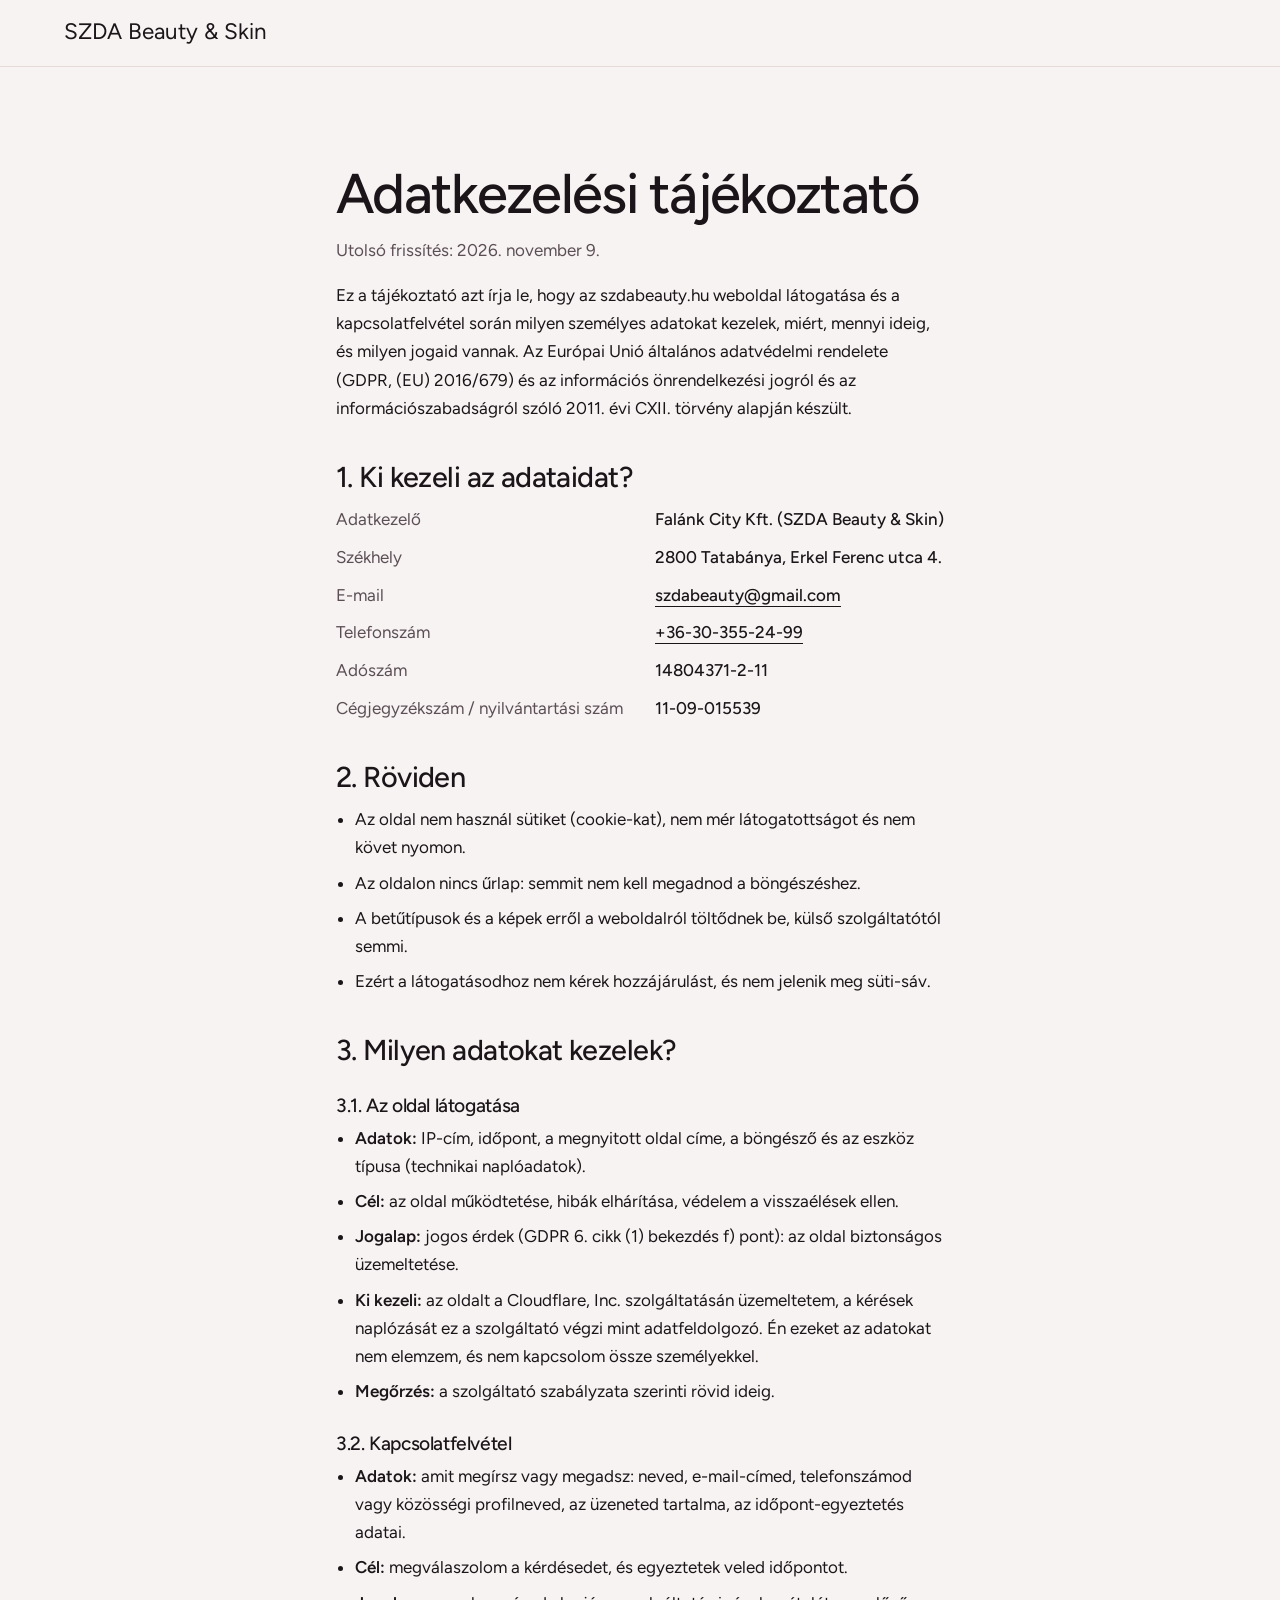
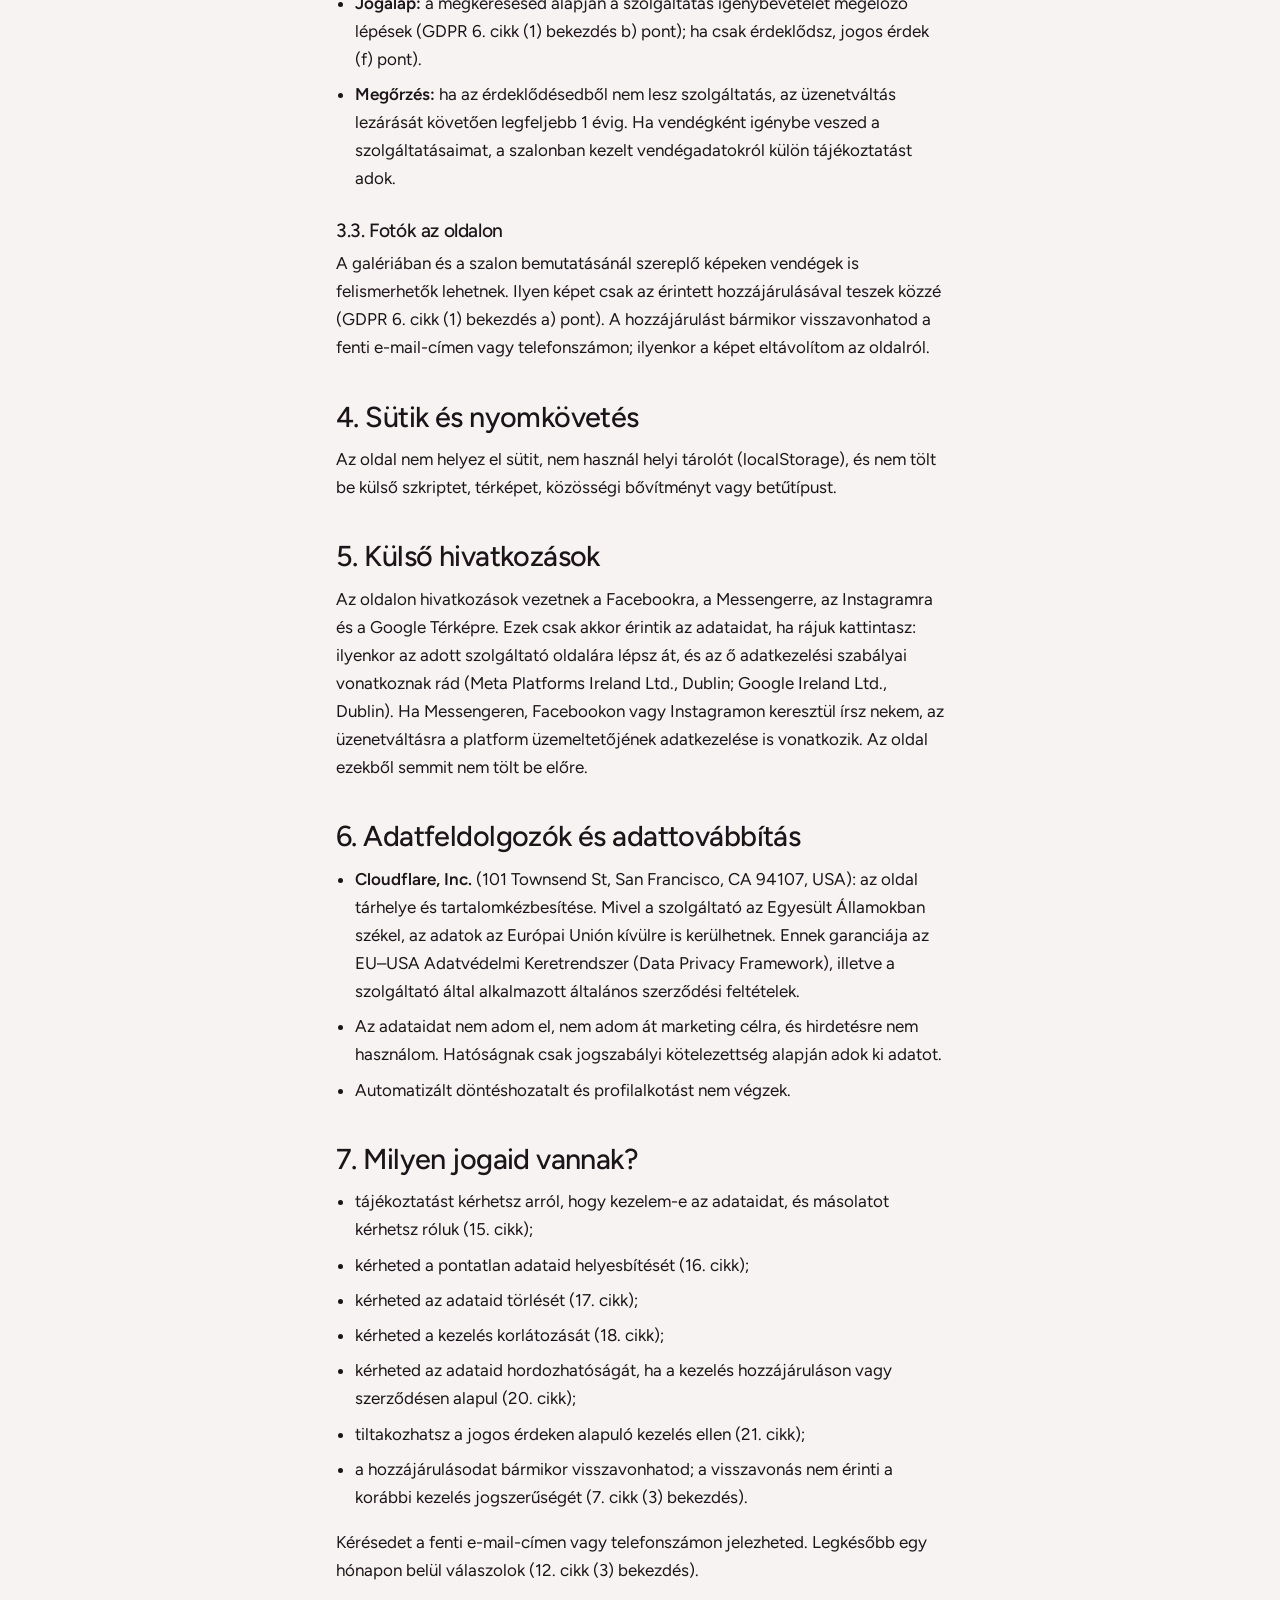
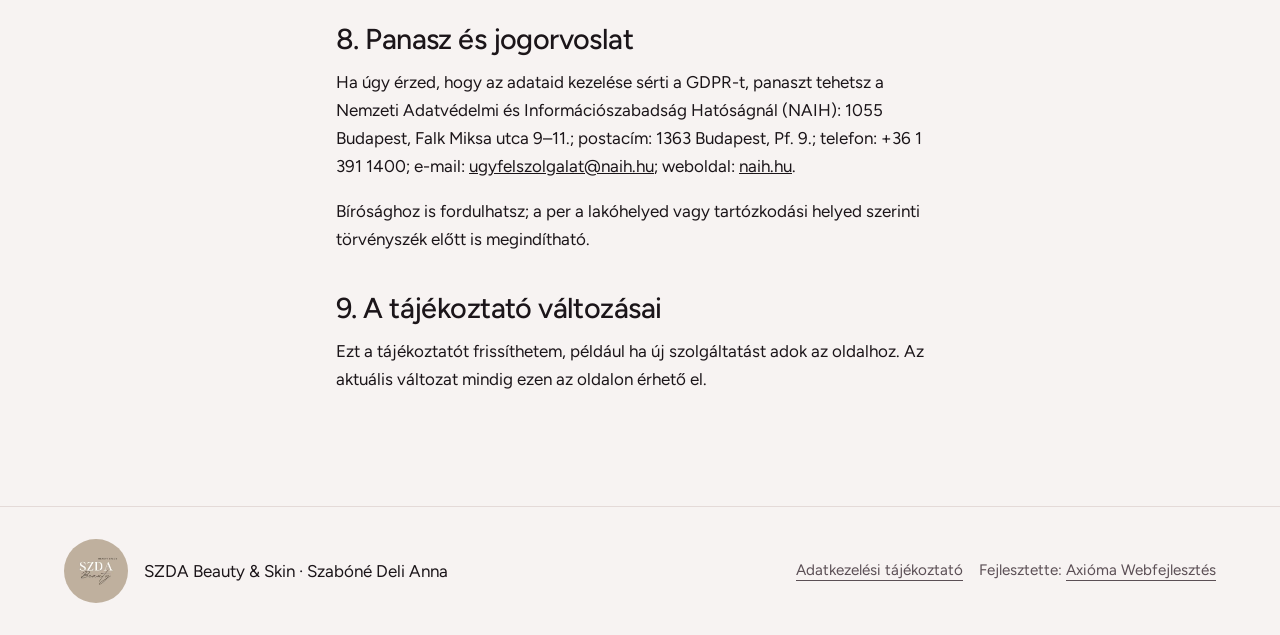
<file: adatkezeles.html>
<!doctype html>
<html lang="hu">
<head>
<meta charset="utf-8">
<meta name="viewport" content="width=device-width, initial-scale=1">
<title>Adatkezelési tájékoztató – SZDA Beauty &amp; Skin</title>
<meta name="description" content="Az szdabeauty.hu weboldal adatkezelési tájékoztatója: milyen adatokat kezelek, miért, meddig, és milyen jogaid vannak.">
<meta name="theme-color" content="#1b1519">
<link rel="canonical" href="https://szdabeauty.hu/adatkezeles">
<link rel="icon" href="favicon.png" type="image/png" sizes="192x192">
<link rel="apple-touch-icon" href="apple-touch-icon.png">
<link rel="preload" href="fonts/figtree-normal-400.woff2" as="font" type="font/woff2" crossorigin>
<link rel="stylesheet" href="style.css">
</head>
<body>
<a class="skip" href="#tartalom">Ugrás a tartalomhoz</a>

<header class="top">
  <a class="brand" href="./" aria-label="SZDA Beauty &amp; Skin – vissza az oldalra">SZDA Beauty &amp; Skin</a>
</header>

<main id="tartalom" class="doc">
  <h1>Adatkezelési tájékoztató</h1>
  <p class="meta">Utolsó frissítés: 2026. november 9.</p>

  <p>Ez a tájékoztató azt írja le, hogy az szdabeauty.hu weboldal látogatása és a kapcsolatfelvétel során milyen személyes adatokat kezelek, miért, mennyi ideig, és milyen jogaid vannak. Az Európai Unió általános adatvédelmi rendelete (GDPR, (EU) 2016/679) és az információs önrendelkezési jogról és az információszabadságról szóló 2011. évi CXII. törvény alapján készült.</p>

  <h2>1. Ki kezeli az adataidat?</h2>
  <!-- ADAT:ADATKEZELO:START -->
  <dl>
    <dt>Adatkezelő</dt>
    <dd>Falánk City Kft. (SZDA Beauty &amp; Skin)</dd>
    <dt>Székhely</dt>
    <dd>2800 Tatabánya, Erkel Ferenc utca 4.</dd>
    <dt>E-mail</dt>
    <dd><a href="mailto:szdabeauty@gmail.com">szdabeauty@gmail.com</a></dd>
    <dt>Telefonszám</dt>
    <dd><a href="tel:+36303552499">+36-30-355-24-99</a></dd>
    <dt>Adószám</dt>
    <dd>14804371-2-11</dd>
    <dt>Cégjegyzékszám / nyilvántartási szám</dt>
    <dd>11-09-015539</dd>
  </dl>
  <!-- ADAT:ADATKEZELO:END -->

  <h2>2. Röviden</h2>
  <ul>
    <li>Az oldal nem használ sütiket (cookie-kat), nem mér látogatottságot és nem követ nyomon.</li>
    <li>Az oldalon nincs űrlap: semmit nem kell megadnod a böngészéshez.</li>
    <li>A betűtípusok és a képek erről a weboldalról töltődnek be, külső szolgáltatótól semmi.</li>
    <li>Ezért a látogatásodhoz nem kérek hozzájárulást, és nem jelenik meg süti-sáv.</li>
  </ul>

  <h2>3. Milyen adatokat kezelek?</h2>

  <h3>3.1. Az oldal látogatása</h3>
  <ul>
    <li><b>Adatok:</b> IP-cím, időpont, a megnyitott oldal címe, a böngésző és az eszköz típusa (technikai naplóadatok).</li>
    <li><b>Cél:</b> az oldal működtetése, hibák elhárítása, védelem a visszaélések ellen.</li>
    <li><b>Jogalap:</b> jogos érdek (GDPR 6. cikk (1) bekezdés f) pont): az oldal biztonságos üzemeltetése.</li>
    <li><b>Ki kezeli:</b> az oldalt a Cloudflare, Inc. szolgáltatásán üzemeltetem, a kérések naplózását ez a szolgáltató végzi mint adatfeldolgozó. Én ezeket az adatokat nem elemzem, és nem kapcsolom össze személyekkel.</li>
    <li><b>Megőrzés:</b> a szolgáltató szabályzata szerinti rövid ideig.</li>
  </ul>

  <h3>3.2. Kapcsolatfelvétel</h3>
  <ul>
    <li><b>Adatok:</b> amit megírsz vagy megadsz: neved, e-mail-címed, telefonszámod vagy közösségi profilneved, az üzeneted tartalma, az időpont-egyeztetés adatai.</li>
    <li><b>Cél:</b> megválaszolom a kérdésedet, és egyeztetek veled időpontot.</li>
    <li><b>Jogalap:</b> a megkeresésed alapján a szolgáltatás igénybevételét megelőző lépések (GDPR 6. cikk (1) bekezdés b) pont); ha csak érdeklődsz, jogos érdek (f) pont).</li>
    <li><b>Megőrzés:</b> ha az érdeklődésedből nem lesz szolgáltatás, az üzenetváltás lezárását követően legfeljebb 1 évig. Ha vendégként igénybe veszed a szolgáltatásaimat, a szalonban kezelt vendégadatokról külön tájékoztatást adok.</li>
  </ul>

  <h3>3.3. Fotók az oldalon</h3>
  <p>A galériában és a szalon bemutatásánál szereplő képeken vendégek is felismerhetők lehetnek. Ilyen képet csak az érintett hozzájárulásával teszek közzé (GDPR 6. cikk (1) bekezdés a) pont). A hozzájárulást bármikor visszavonhatod a fenti e-mail-címen vagy telefonszámon; ilyenkor a képet eltávolítom az oldalról.</p>

  <h2>4. Sütik és nyomkövetés</h2>
  <p>Az oldal nem helyez el sütit, nem használ helyi tárolót (localStorage), és nem tölt be külső szkriptet, térképet, közösségi bővítményt vagy betűtípust.</p>

  <h2>5. Külső hivatkozások</h2>
  <p>Az oldalon hivatkozások vezetnek a Facebookra, a Messengerre, az Instagramra és a Google Térképre. Ezek csak akkor érintik az adataidat, ha rájuk kattintasz: ilyenkor az adott szolgáltató oldalára lépsz át, és az ő adatkezelési szabályai vonatkoznak rád (Meta Platforms Ireland Ltd., Dublin; Google Ireland Ltd., Dublin). Ha Messengeren, Facebookon vagy Instagramon keresztül írsz nekem, az üzenetváltásra a platform üzemeltetőjének adatkezelése is vonatkozik. Az oldal ezekből semmit nem tölt be előre.</p>

  <h2>6. Adatfeldolgozók és adattovábbítás</h2>
  <ul>
    <li><b>Cloudflare, Inc.</b> (101 Townsend St, San Francisco, CA 94107, USA): az oldal tárhelye és tartalomkézbesítése. Mivel a szolgáltató az Egyesült Államokban székel, az adatok az Európai Unión kívülre is kerülhetnek. Ennek garanciája az EU–USA Adatvédelmi Keretrendszer (Data Privacy Framework), illetve a szolgáltató által alkalmazott általános szerződési feltételek.</li>
    <li>Az adataidat nem adom el, nem adom át marketing célra, és hirdetésre nem használom. Hatóságnak csak jogszabályi kötelezettség alapján adok ki adatot.</li>
    <li>Automatizált döntéshozatalt és profilalkotást nem végzek.</li>
  </ul>

  <h2>7. Milyen jogaid vannak?</h2>
  <ul>
    <li>tájékoztatást kérhetsz arról, hogy kezelem-e az adataidat, és másolatot kérhetsz róluk (15. cikk);</li>
    <li>kérheted a pontatlan adataid helyesbítését (16. cikk);</li>
    <li>kérheted az adataid törlését (17. cikk);</li>
    <li>kérheted a kezelés korlátozását (18. cikk);</li>
    <li>kérheted az adataid hordozhatóságát, ha a kezelés hozzájáruláson vagy szerződésen alapul (20. cikk);</li>
    <li>tiltakozhatsz a jogos érdeken alapuló kezelés ellen (21. cikk);</li>
    <li>a hozzájárulásodat bármikor visszavonhatod; a visszavonás nem érinti a korábbi kezelés jogszerűségét (7. cikk (3) bekezdés).</li>
  </ul>
  <p>Kérésedet a fenti e-mail-címen vagy telefonszámon jelezheted. Legkésőbb egy hónapon belül válaszolok (12. cikk (3) bekezdés).</p>

  <h2>8. Panasz és jogorvoslat</h2>
  <p>Ha úgy érzed, hogy az adataid kezelése sérti a GDPR-t, panaszt tehetsz a Nemzeti Adatvédelmi és Információszabadság Hatóságnál (NAIH): 1055 Budapest, Falk Miksa utca 9–11.; postacím: 1363 Budapest, Pf. 9.; telefon: +36 1 391 1400; e-mail: <a href="mailto:ugyfelszolgalat@naih.hu">ugyfelszolgalat@naih.hu</a>; weboldal: <a href="https://naih.hu" rel="noopener">naih.hu</a>.</p>
  <p>Bírósághoz is fordulhatsz; a per a lakóhelyed vagy tartózkodási helyed szerinti törvényszék előtt is megindítható.</p>

  <h2>9. A tájékoztató változásai</h2>
  <p>Ezt a tájékoztatót frissíthetem, például ha új szolgáltatást adok az oldalhoz. Az aktuális változat mindig ezen az oldalon érhető el.</p>
</main>

<footer>
  <img src="img/logo-t.webp" width="64" height="64" alt="" loading="lazy">
  <p>SZDA Beauty &amp; Skin · Szabóné Deli Anna</p>
  <p class="legal"><a href="adatkezeles.html">Adatkezelési tájékoztató</a></p>
  <p class="credit">Fejlesztette: <a href="https://axiomaweb.hu" target="_blank" rel="noopener">Axióma Webfejlesztés</a></p>
</footer>
</body>
</html>
</file>
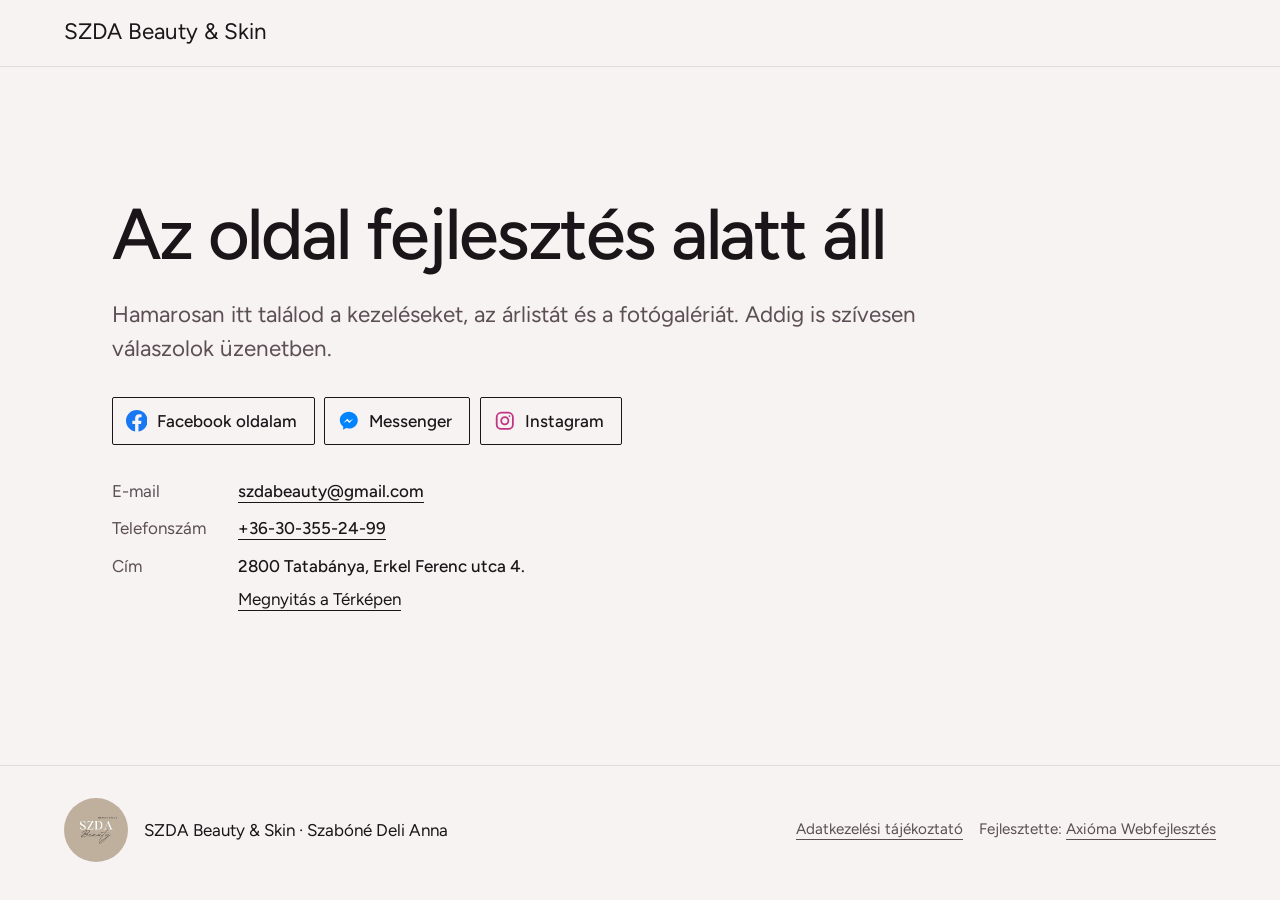
<file: dev.html>
<!doctype html>
<html lang="hu">
<head>
<meta charset="utf-8">
<meta name="viewport" content="width=device-width, initial-scale=1">
<title>SZDA Beauty &amp; Skin – hamarosan</title>
<meta name="description" content="A SZDA Beauty &amp; Skin weboldala fejlesztés alatt áll. Addig is írj üzenetben.">
<meta name="theme-color" content="#1b1519">
<meta name="robots" content="noindex, nofollow">
<link rel="icon" href="favicon.png" type="image/png" sizes="192x192">
<link rel="apple-touch-icon" href="apple-touch-icon.png">
<link rel="preload" href="fonts/figtree-normal-400.woff2" as="font" type="font/woff2" crossorigin>
<link rel="stylesheet" href="style.css">
</head>
<body>
<header class="top">
  <a class="brand" href="./" aria-label="SZDA Beauty &amp; Skin">SZDA Beauty &amp; Skin</a>
</header>

<main id="tartalom" class="soon">
  <h1>Az oldal fejlesztés alatt áll</h1>
  <p class="lead">Hamarosan itt találod a kezeléseket, az árlistát és a fotógalériát. Addig is szívesen válaszolok üzenetben.</p>
  <ul class="social">
      <li><a class="soc fb" href="https://www.facebook.com/share/1HsgUf9JpY/" rel="noopener">
        <svg viewBox="0 0 24 24" aria-hidden="true"><path fill="currentColor" d="M24 12.07C24 5.45 18.63.07 12 .07S0 5.45 0 12.07c0 5.99 4.39 10.95 10.13 11.85v-8.38H7.08v-3.47h3.05V9.43c0-3.01 1.79-4.67 4.53-4.67 1.31 0 2.69.23 2.69.23v2.95h-1.52c-1.49 0-1.96.93-1.96 1.87v2.25h3.33l-.53 3.47h-2.8v8.38C19.61 23.02 24 18.06 24 12.07z"/></svg>
        <span>Facebook oldalam</span></a></li>
      <li><a class="soc ms" href="https://m.me/61593783628672" rel="noopener">
        <svg viewBox="0 0 24 24" aria-hidden="true"><path fill="currentColor" d="M12 2C6.48 2 2 6.14 2 11.25c0 2.9 1.45 5.48 3.72 7.17V22l3.4-1.87c.9.25 1.86.39 2.88.39 5.52 0 10-4.14 10-9.25S17.52 2 12 2z"/><path fill="#fff" d="m5.9 14.4 4.4-4.7 2.4 2.5 4.3-2.5-4.4 4.7-2.4-2.5z"/></svg>
        <span>Messenger</span></a></li>
      <li><a class="soc ig" href="https://www.instagram.com/szdabeauty888/" rel="noopener">
        <svg viewBox="0 0 24 24" aria-hidden="true" fill="none" stroke="currentColor" stroke-width="2"><rect x="3" y="3" width="18" height="18" rx="5"/><circle cx="12" cy="12" r="4"/><circle cx="17.2" cy="6.8" r="1" fill="currentColor" stroke="none"/></svg>
        <span>Instagram</span></a></li>
    </ul>
  <!-- ADAT:KAPCSOLAT:START -->
    <dl>
      <dt>E-mail</dt>
      <dd><a href="mailto:szdabeauty@gmail.com">szdabeauty@gmail.com</a></dd>
      <dt>Telefonszám</dt>
      <dd><a href="tel:+36303552499">+36-30-355-24-99</a></dd>
      <dt>Cím</dt>
      <dd>2800 Tatabánya, Erkel Ferenc utca 4.<br><a class="maplink" href="https://www.google.com/maps/search/?api=1&amp;query=2800+Tatab%C3%A1nya%2C+Erkel+Ferenc+utca+4." rel="noopener">Megnyitás a Térképen</a></dd>
    </dl>
    <!-- ADAT:KAPCSOLAT:END -->
</main>

<footer>
  <img src="img/logo-t.webp" width="64" height="64" alt="" loading="lazy">
  <p>SZDA Beauty &amp; Skin · Szabóné Deli Anna</p>
  <p class="legal"><a href="adatkezeles.html">Adatkezelési tájékoztató</a></p>
  <p class="credit">Fejlesztette: <a href="https://axiomaweb.hu" target="_blank" rel="noopener">Axióma Webfejlesztés</a></p>
</footer>
</body>
</html>
</file>
<file: style.css>
@font-face{font-family:Figtree;font-weight:400;font-display:swap;src:url(fonts/figtree-normal-400.woff2) format("woff2")}
@font-face{font-family:Figtree;font-weight:500;font-display:swap;src:url(fonts/figtree-normal-500.woff2) format("woff2")}
@font-face{font-family:Figtree;font-weight:600;font-display:swap;src:url(fonts/figtree-normal-600.woff2) format("woff2")}

/* the animated gap between the hero "slats" */
@property --gap{syntax:"<length>";inherits:false;initial-value:5px}

:root{
  --pearl:#f7f3f2;
  --ink:#1b1519;
  --ink-soft:#5b4f55;
  --oak:#c8a27a;
  --oak-deep:#8a6540;
  --led:#c4146e;
  --plum:#1b1519;
  --line:#e4dad8;
  --sans:Figtree,system-ui,-apple-system,"Segoe UI",sans-serif;
  --gutter:clamp(1.25rem,5vw,4rem);
  --max:74rem;
}
*{box-sizing:border-box}
html{scroll-padding-top:5rem}
body{margin:0;background:var(--pearl);color:var(--ink);font:400 1.0625rem/1.65 var(--sans);-webkit-font-smoothing:antialiased}
img{display:block;max-width:100%;height:auto}
a{color:inherit}
button{font-family:inherit}
h1,h2,h3{font-family:var(--sans);font-weight:500;line-height:1.1;margin:0;letter-spacing:-.02em}
h2{font-size:clamp(2.25rem,5vw,3.75rem)}
h3{font-size:clamp(1.6rem,3vw,2.2rem)}
p{margin:0 0 1em;max-width:62ch}
:focus-visible{outline:3px solid var(--led);outline-offset:3px;border-radius:2px}
.skip{position:absolute;left:1rem;top:-4rem;background:var(--ink);color:#fff;padding:.6rem 1rem;z-index:100}
.skip:focus{top:1rem}

/* header */
.top{position:sticky;top:0;z-index:20;display:flex;justify-content:space-between;align-items:center;gap:1rem;padding:.9rem var(--gutter);background:var(--pearl);border-bottom:1px solid var(--line)}
.brand{font-family:var(--sans);font-size:1.4rem;text-decoration:none;white-space:nowrap}
.top nav{display:flex;align-items:center;gap:clamp(.9rem,2.5vw,2rem);font-weight:500;font-size:.98rem}
.top nav a{text-decoration:none;padding:.25rem 0}
.top nav a:not(.pill):hover{text-decoration:underline;text-underline-offset:.35em;text-decoration-color:var(--led)}
.pill{background:var(--ink);color:#fff;padding:.5rem 1.1rem!important;border-radius:2px}
.pill:hover{background:var(--led)}

/* hero */
.hero{display:grid;grid-template-columns:minmax(0,1fr) minmax(0,.8fr);grid-template-areas:"head photo" "text photo";grid-template-rows:auto 1fr;column-gap:clamp(1.5rem,5vw,5rem);align-items:start;max-width:var(--max);margin:0 auto;padding:clamp(2rem,6vw,5rem) var(--gutter)}
.hero-head{grid-area:head}
.hero-text{grid-area:text}
.hero h1{font-size:clamp(2.6rem,6vw,5rem);letter-spacing:-.03em;margin-bottom:1.5rem}
.lead{font-size:clamp(1.15rem,2vw,1.4rem);line-height:1.5;color:var(--ink-soft)}
.actions{display:flex;align-items:center;gap:1.5rem;flex-wrap:wrap;margin:1.75rem 0 1rem}
.btn{display:inline-block;background:var(--led);color:#fff;text-decoration:none;font-weight:600;padding:.95rem 1.8rem;border-radius:2px;transition:transform .15s,background .15s}
.btn:hover{background:var(--ink);transform:translateY(-1px)}
.link{font-weight:500;text-underline-offset:.35em}
.hours{font-size:.95rem;color:var(--ink-soft)}
.hero h2{font-size:clamp(1.6rem,3vw,2.2rem);margin:0 0 1rem}
.hero-photo{grid-area:photo;justify-self:end;width:min(100%,28rem);position:sticky;top:6rem}
.slats{width:100%;aspect-ratio:3/4;object-fit:cover;--s:2.2rem;--gap:5px;
  -webkit-mask-image:repeating-linear-gradient(90deg,#000 0,#000 calc(var(--s) - var(--gap)),transparent calc(var(--s) - var(--gap)),transparent var(--s));
  mask-image:repeating-linear-gradient(90deg,#000 0,#000 calc(var(--s) - var(--gap)),transparent calc(var(--s) - var(--gap)),transparent var(--s));
  animation:open 1.6s cubic-bezier(.2,.7,.2,1) both}
@keyframes open{from{--gap:2.2rem}99%{--gap:0px}to{--gap:0px;-webkit-mask-image:none;mask-image:none}}
.hero-img{float:right;width:min(42%,12rem);aspect-ratio:3/4;object-fit:cover;border-radius:2px;margin:0 0 1rem 1.5rem}

/* services */
.services,.works,.about,.studio,.book,.pro,.prices{max-width:var(--max);margin:0 auto;padding:clamp(3.5rem,8vw,7rem) var(--gutter)}
.services>h2{margin-bottom:clamp(2rem,5vw,4rem)}
.svc{display:grid;grid-template-columns:minmax(0,.8fr) minmax(0,1fr);gap:clamp(1.5rem,5vw,5rem);align-items:center;padding:clamp(1.5rem,4vw,3rem) 0;border-top:1px solid var(--line)}
.svc.flip{grid-template-columns:minmax(0,1fr) minmax(0,.8fr)}
.svc.flip .svc-img{order:2}
.svc-img img{width:100%;max-height:34rem;object-fit:cover;border-radius:2px}
.svc-body h3{margin-bottom:1rem}
.svc-body ul{list-style:none;margin:1.25rem 0 0;padding:0}
.svc-body li{padding:.55rem 0;border-top:1px solid var(--line)}
.svc-body li:last-child{border-bottom:1px solid var(--line)}


/* professional treatments + accordion */
.pro{background:var(--ink);color:#f4ecee;max-width:none;padding-left:0;padding-right:0}
.pro>*{max-width:var(--max);margin-left:auto;margin-right:auto;padding-left:var(--gutter);padding-right:var(--gutter)}
.pro h2{margin-bottom:1.25rem}
.pro .lead{color:#cdbfc4;margin-bottom:2rem}

/* services without a photo */

/* price list */
.prices>h2{margin-bottom:1.5rem}
.group{font:500 1.1rem var(--sans);color:var(--ink-soft);margin-bottom:.5rem}
.items{border-top:1px solid var(--line)}
.item{display:grid;grid-template-columns:minmax(0,1fr) auto;gap:1rem 2rem;align-items:start;padding:1.5rem 0;border-bottom:1px solid var(--line)}
.item h3{font-size:clamp(1.3rem,2.4vw,1.7rem);margin-bottom:.6rem}
.item p{margin:0 0 .5rem}
.price{font:500 clamp(1.15rem,2vw,1.5rem)/1.3 var(--sans);color:var(--led);white-space:nowrap;text-align:right;margin:0}
.bundle .deal{font:500 1.25rem var(--sans);margin:0 0 .3rem}
.plain-list{margin:0 0 1rem;padding-left:1.2rem}
.tiers{display:grid;grid-template-columns:repeat(3,minmax(0,1fr));gap:1rem;margin-top:1.25rem}
.tier{border-top:1px solid var(--line);padding:.9rem 0 0}
.tier p{margin:0 0 .3rem}
.tier-name{font-weight:500}
.tier-name b{display:block;color:var(--led);font-family:var(--sans);font-weight:500;font-size:1.15rem}
.wax-h{margin:3rem 0 1rem;font-size:clamp(1.3rem,2.4vw,1.7rem)}
.wax{list-style:none;margin:0 0 1.5rem;padding:0;columns:2 18rem;column-gap:3rem}
.wax li{display:flex;justify-content:space-between;gap:1rem;padding:.55rem 0;border-bottom:1px solid var(--line);break-inside:avoid}
.wax li span:last-child{font-weight:500}

/* contact */
.social{list-style:none;margin:0;padding:0;display:flex;flex-wrap:wrap;gap:.6rem}
.social li[hidden]{display:none}
.soc{display:inline-flex;align-items:center;gap:.6rem;padding:.55rem 1.05rem .55rem .8rem;border:1px solid var(--ink);border-radius:2px;text-decoration:none;font-weight:500;transition:background .15s,color .15s,border-color .15s}
.soc svg{width:1.35rem;height:1.35rem;flex:none}
.soc.fb svg{color:#1877f2}.soc.ms svg{color:#0084ff}.soc.ig svg{color:#c13584}
.soc:hover{background:var(--ink);color:#fff;border-color:var(--ink)}
.maplink{display:inline-block;margin-top:.3rem;font-weight:400}

/* works */
.works-head{display:flex;justify-content:space-between;align-items:flex-end;gap:1.5rem;flex-wrap:wrap;margin-bottom:2rem}
.filters{display:flex;gap:.5rem;flex-wrap:wrap}
.chip{font:500 .95rem var(--sans);padding:.5rem 1.1rem;border-radius:2px;border:1px solid var(--ink);background:transparent;color:var(--ink);cursor:pointer}
.chip:hover{background:var(--line)}
.chip[aria-pressed=true]{background:var(--ink);color:#fff}
.grid{list-style:none;margin:0;padding:0;columns:3 14rem;column-gap:1rem}
.grid li{break-inside:avoid;margin:0 0 1rem}
.grid li[hidden]{display:none}
.grid button{display:block;width:100%;padding:0;border:0;background:var(--line);cursor:zoom-in;overflow:hidden;border-radius:2px}
.grid img{width:100%;transition:transform .5s}
.grid button:hover img{transform:scale(1.03)}

/* about */
.about{display:grid;grid-template-columns:minmax(0,1fr) minmax(0,1fr);gap:clamp(2rem,6vw,6rem);align-items:center}
.about-photos{display:grid;grid-template-columns:1fr 1fr;gap:1rem;align-items:start}
.about-photos img{width:100%;aspect-ratio:3/4;object-fit:cover;border-radius:2px}
.about-photos img:last-child{margin-top:3rem}
.about-text h2{margin-bottom:1.5rem}

/* studio */
.studio{max-width:none;background:var(--plum);color:#f4ecee;padding-left:0;padding-right:0}
.studio>*{max-width:var(--max);margin-left:auto;margin-right:auto;padding-left:var(--gutter);padding-right:var(--gutter)}
.studio h2{margin-bottom:2.5rem}
.glow{display:grid;grid-template-columns:repeat(3,1fr);gap:1rem}
.glow img{width:100%;aspect-ratio:3/4;object-fit:cover;border-radius:2px}
.rooms{display:grid;grid-template-columns:repeat(3,1fr);gap:1rem;margin-top:1.25rem}
.rooms img{width:100%;aspect-ratio:3/4;object-fit:cover;border-radius:2px}

/* booking */
.book{display:grid;grid-template-columns:minmax(0,1.1fr) minmax(0,.7fr);gap:clamp(2rem,6vw,6rem);align-items:center}
.book h2{margin-bottom:1.25rem}
dl{display:grid;grid-template-columns:max-content 1fr;gap:.6rem 2rem;margin:2rem 0 1.5rem}
dt{color:var(--ink-soft)}
dd{margin:0;font-weight:500}
dd a{text-underline-offset:.3em}
dd.door{margin:0}
.door img{width:100%;border-radius:2px}
.small{font-size:.92rem;color:var(--ink-soft)}

footer{display:flex;align-items:center;gap:1rem;flex-wrap:wrap;padding:2rem var(--gutter);border-top:1px solid var(--line)}
footer img{border-radius:50%}
footer p{margin:0}
footer .small{margin-left:auto}
footer .legal{margin-left:auto}
footer .legal,footer .credit{font-size:.95rem;color:var(--ink-soft)}
footer .legal a,footer .credit a{text-underline-offset:.3em}

/* lightbox */
dialog{border:0;padding:0;background:transparent;max-width:min(94vw,56rem);max-height:94vh;overflow:visible}
dialog::backdrop{background:rgba(20,12,17,.88)}
dialog img{max-height:90vh;width:auto;margin:auto;border-radius:2px}
.close{position:absolute;right:0;top:-2.6rem;font:500 .95rem var(--sans);background:#fff;border:0;padding:.4rem 1rem;border-radius:2px;cursor:pointer}

@media (max-width:52rem){
  .top nav a:not(.pill){display:none}
  .hero,.svc,.svc.flip,.about,.book{grid-template-columns:1fr}
  .hero{grid-template-areas:"head" "photo" "text";grid-template-rows:auto}
  .hero-head{margin-bottom:1.5rem}
  .hero-photo{justify-self:stretch;width:100%;position:static;margin-bottom:2rem}
  .svc.flip .svc-img{order:0}
  .svc-img img{max-height:26rem}
  .glow{grid-template-columns:1fr 1fr}
  .glow img:last-child{display:none}
  .tiers{grid-template-columns:1fr}
  .item{grid-template-columns:1fr}
  .price{text-align:left}
  .rooms{grid-template-columns:1fr 1fr}
  .about-photos img:last-child{margin-top:1.5rem}
  footer .small,footer .legal{margin-left:0}
}
@media (max-width:30rem){
  .grid{columns:2}
  dl{grid-template-columns:1fr;gap:.1rem}
  dd{margin-bottom:.9rem}
}
@media (prefers-reduced-motion:reduce){
  .slats{animation:none;-webkit-mask-image:none;mask-image:none}
  .grid img,.btn,.soc{transition:none}
}

/* dev page */
.soon{max-width:var(--max);margin:0 auto;padding:clamp(3.5rem,10vw,8rem) var(--gutter)}
.soon h1{font-size:clamp(2.4rem,6vw,4.5rem);letter-spacing:-.03em;margin-bottom:1.5rem}
.soon .social{margin:2rem 0}

/* privacy page */
.doc{max-width:46rem;margin:0 auto;padding:clamp(3rem,8vw,6rem) var(--gutter)}
.doc h1{font-size:clamp(2.2rem,5vw,3.5rem);letter-spacing:-.03em;margin-bottom:.75rem}
.doc h2{font-size:clamp(1.35rem,2.6vw,1.8rem);margin:2.5rem 0 .75rem}
.doc h3{font-size:1.2rem;margin:1.75rem 0 .5rem}
.doc p{max-width:none}
.doc ul{padding-left:1.2rem;margin:0 0 1em}
.doc li{margin-bottom:.45rem}
.doc .meta{color:var(--ink-soft)}
.doc dl{margin:0 0 1em}
/* placeholder to be replaced before launch (flat colour, no gradient) */
.todo{background:#fff3a6;color:var(--ink);padding:0 .25em}

/* the dark photo block and the dark intro block read as one section */
.studio + .pro{padding-top:0}
</file>
